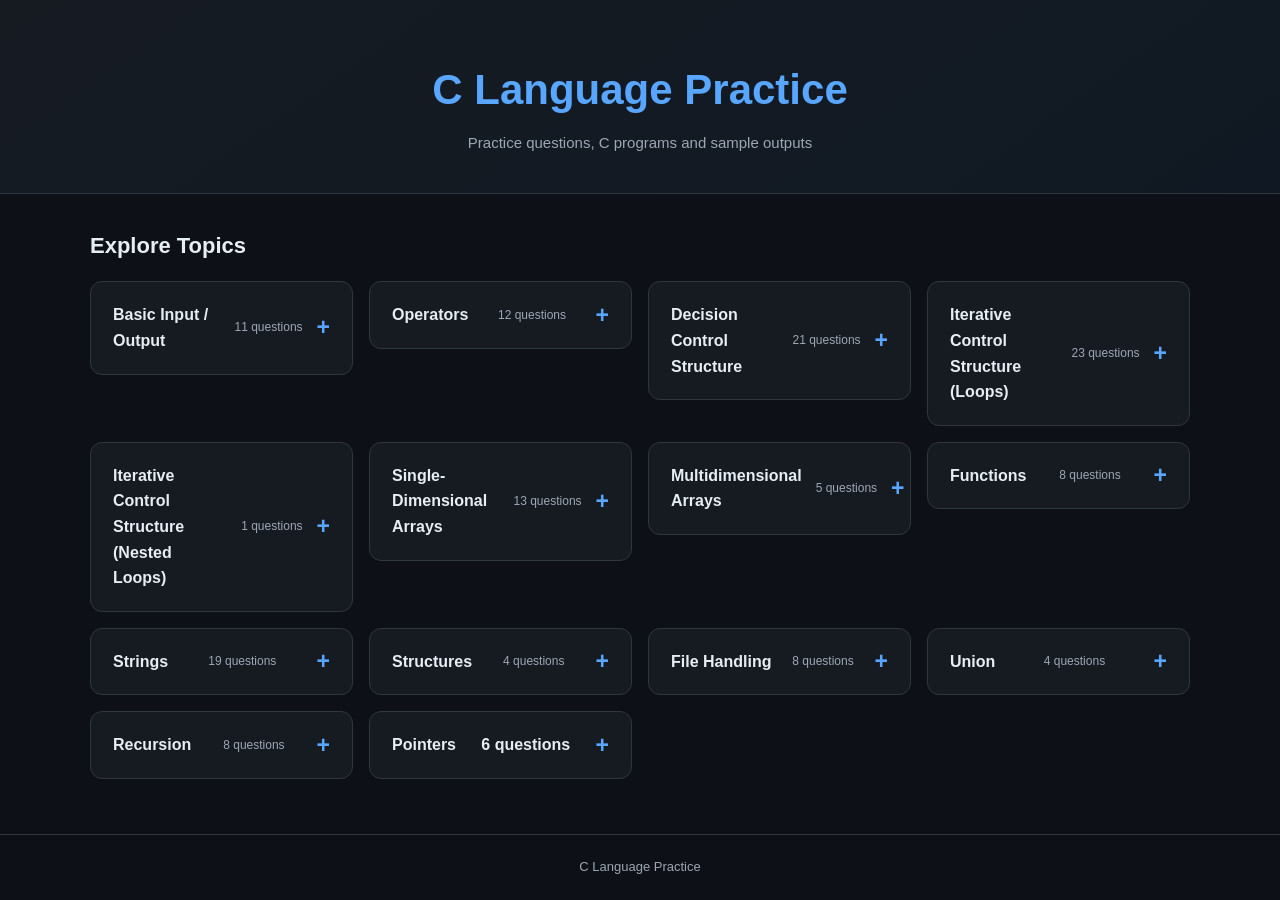
<file: index.html>
<!DOCTYPE html>

<html lang="en">
<head>
<meta charset="utf-8"/>
<meta content="width=device-width, initial-scale=1.0" name="viewport"/>
<title>C Language Practice</title>
<style>
*{box-sizing:border-box;margin:0;padding:0}
:root{color-scheme:dark;--bg:#0d1117;--panel:#161b22;--panel2:#0f1722;--line:#30363d;--text:#e6edf3;--muted:#9da7b3;--accent:#58a6ff;--green:#7ee787}
body{font-family:Arial,Helvetica,sans-serif;background:var(--bg);color:var(--text);line-height:1.6}
header{text-align:center;padding:56px 20px 38px;background:linear-gradient(145deg,#161b22,#101923);border-bottom:1px solid var(--line)}
header h1{font-size:clamp(28px,5vw,42px);color:var(--accent);margin-bottom:8px}
header p{color:var(--muted);font-size:15px}
main{width:min(1100px,calc(100% - 32px));margin:34px auto 55px}
.section-heading{font-size:22px;margin:0 0 18px}
.topics{display:grid;grid-template-columns:repeat(auto-fit,minmax(230px,1fr));gap:16px;align-items:start}
.topic{background:var(--panel);border:1px solid var(--line);border-radius:12px;overflow:hidden;min-width:0}
.topic[open]{grid-column:1/-1;border-color:#477fb5}
.topic summary{list-style:none;cursor:pointer;padding:20px 22px;font-size:16px;font-weight:700;display:flex;justify-content:space-between;align-items:center;gap:14px}
.topic summary::-webkit-details-marker{display:none}
.topic summary:after{content:'+';color:var(--accent);font-size:23px;line-height:1}
.topic[open] summary:after{content:'−'}
.topic summary:hover{background:#1d2632}
.topic-count{font-size:12px;color:var(--muted);font-weight:400;white-space:nowrap}
.topic-body{padding:0 18px 20px}
.program{background:var(--panel2);border:1px solid var(--line);border-radius:10px;margin-top:16px;overflow:hidden}
.program h3{font-size:15px;font-weight:600;padding:15px 17px;border-bottom:1px solid var(--line);color:#c9d1d9}
.code-title,.output-title{font-size:12px;text-transform:uppercase;letter-spacing:.08em;color:var(--muted);padding:12px 16px 0}
pre{white-space:pre;overflow:auto;padding:14px 16px;color:#d2e4f7;font:13px/1.55 'Courier New',monospace;tab-size:4}
pre code{font:inherit}
.sample-grid{display:block;border-top:1px solid var(--line)}
.sample-cell{min-width:0}
.sample-cell+ .sample-cell{border-left:1px solid var(--line)}
.sample-cell pre{color:#c4d1df}
.output-title{color:var(--green)}
footer{text-align:center;padding:22px 16px;border-top:1px solid var(--line);font-size:13px;color:var(--muted)}
@media(max-width:700px){.sample-grid{display:block}.sample-cell+.sample-cell{border-left:0;border-top:1px solid var(--line)}.topic-body{padding:0 12px 14px}.program h3{font-size:14px}}
</style>
</head>
<body>
<header>
<h1>C Language Practice</h1>
<p>Practice questions, C programs and sample outputs</p>
</header>
<main>
<h2 class="section-heading">Explore Topics</h2>
<div class="topics">
<details class="topic">
<summary><span>Basic Input / Output</span><span class="topic-count">11 questions</span></summary>
<div class="topic-body">
<article class="program">
<h3>1. Write a program to print the message: Today I made my first C Program.</h3>
<div class="code-title">C Program</div>
<pre><code>#include &lt;stdio.h&gt;
#include &lt;conio.h&gt;

void main()
{
    clrscr();   
    printf("Today I made my first C Program.");
    getch(); }</code></pre>
<div class="sample-grid">

<div class="sample-cell"><div class="output-title">Sample output</div>
<pre>Today I made my first C Program.</pre></div>
</div></article>
<article class="program">
<h3>2. Write a program to read a character from the keyboard and display it on the screen.</h3>
<div class="code-title">C Program</div>
<pre><code>#include &lt;stdio.h&gt;
#include &lt;conio.h&gt;

void main()
{
    char ch;   
    clrscr();  

    printf("Enter a character: ");
    scanf("%c", &amp;ch);   

    printf("You entered: %c", ch);   

    getch();   
}</code></pre>
<div class="sample-grid">

<div class="sample-cell"><div class="output-title">Sample output</div>
<pre>Enter a character: A
You entered: A</pre></div>
</div></article>
<article class="program">
<h3>3. Write a program to read only 4 characters from the keyboard and display it on the screen in a separate line.</h3>
<div class="code-title">C Program</div>
<pre><code>#include &lt;stdio.h&gt;
#include &lt;conio.h&gt;
void main(){
char a, b, c,d;
clrscr();
printf("Read only 4character\n");
printf("Enter the data");
scanf("%c %c %c %c",&amp;a,&amp;b,&amp;c,&amp;d);

printf("your data is %c\n %c\n %c\n %c",a,b,c,d);
}</code></pre>
<div class="sample-grid">

<div class="sample-cell"><div class="output-title">Sample output</div>
<pre>Read only 4character
Enter the data
your data is A
 B
 C
 D</pre></div>
</div></article>
<article class="program">
<h3>4. Write a program to print your name at center of the first line?</h3>
<div class="code-title">C Program</div>
<pre><code>#include &lt;stdio.h&gt;
#include &lt;conio.h&gt;
void main(){
clrscr();
printf("it print the name in center of first line\n");
printf("\t \t \t \t\t Sarthak");  
}</code></pre>
<div class="sample-grid">

<div class="sample-cell"><div class="output-title">Sample output</div>
<pre>it print the name in center of first line
                    Sarthak</pre></div>
</div></article>
<article class="program">
<h3>5. Write a program to store single quote and print that variable to show single quote on output screen.</h3>
<div class="code-title">C Program</div>
<pre><code>#include &lt;stdio.h&gt;
#include &lt;conio.h&gt;
void main(){
char single='\'';
clrscr();
printf("%c",single);
}</code></pre>
<div class="sample-grid">

<div class="sample-cell"><div class="output-title">Sample output</div>
<pre>'</pre></div>
</div></article>
<article class="program">
<h3>6. Write a program for printing your name on output screen but your name should blink 5 times</h3>
<div class="code-title">C Program</div>
<pre><code>#include &lt;stdio.h&gt;
#include &lt;conio.h&gt;
#include &lt;dos.h&gt;
void main(){
clrscr();
printf("your name will blink 5 times\n");
printf("Sarthak");
delay(100);
clrscr();
delay(100);
printf("Sarthak");
delay(100);
clrscr();
delay(100);
printf("Sarthak");
delay(100);
clrscr();
delay(100);
printf("Sarthak");
delay(100);
clrscr();
delay(100);
printf("Sarthak");
delay(100);
clrscr();
delay(100);



}</code></pre>
<div class="sample-grid">

<div class="sample-cell"><div class="output-title">Sample output</div>
<pre>Sarthak</pre></div>
</div></article>
<article class="program">
<h3>7. Write the program to display this output ? #include #include #include void main () { clrscr(); printf(“hello,welcome to c”); delay(5000); }</h3>
<div class="code-title">C Program</div>
<pre><code>#include&lt;stdio.h&gt;
#include&lt;conio.h&gt;
#include&lt;dos.h&gt;
void main(){
clrscr();
printf("Hello, welcome to c");
delay(5000);
}</code></pre>
<div class="sample-grid">

<div class="sample-cell"><div class="output-title">Sample output</div>
<pre>Hello, welcome to c</pre></div>
</div></article>
<article class="program">
<h3>8. Write a program to print your name at the center of the page ?</h3>
<div class="code-title">C Program</div>
<pre><code>#include &lt;stdio.h&gt;
#include &lt;conio.h&gt;

void main()
{
    int i;

    clrscr();   


    for(i = 0; i &lt; 10; i++)
        printf("\n");


    for(i = 0; i &lt; 35; i++)
        printf(" ");

    printf("Sarthak");   

    getch(); 
}</code></pre>
<div class="sample-grid">

<div class="sample-cell"><div class="output-title">Sample output</div>
<pre>Sarthak</pre></div>
</div></article>
<article class="program">
<h3>9. Enter password display like ****** ?</h3>
<div class="code-title">C Program</div>
<pre><code>#include&lt;stdio.h&gt;
#include&lt;conio.h&gt;
void main(){
char a,b,c,d,e,f;
clrscr();
printf("pasword will be printed like ******:");
scanf("%c",&amp;a);
scanf("%c",&amp;b);
scanf("%c",&amp;c);
scanf("%c",&amp;d);
scanf("%c",&amp;e);
scanf("%c",&amp;f);
printf("output is ******");
}</code></pre>
<div class="sample-grid">

<div class="sample-cell"><div class="output-title">Sample output</div>
<pre>pasword will be printed like ******:
output is ******</pre></div>
</div></article>
<article class="program">
<h3>10. Enter two character from user and print ASCII value ?</h3>
<div class="code-title">C Program</div>
<pre><code>#include&lt;stdio.h&gt;
#include&lt;conio.h&gt;
void main(){
char x,y;
clrscr();
printf("Enter two character to print their ascii value:");
printf("\n Enter the first character");
scanf("%c",&amp;x);
fflush(stdin);
printf("\n Enter the Second character");
scanf("%c",&amp;y);
fflush(stdin);
printf("the ascii values are %d %d",x,y);
}</code></pre>
<div class="sample-grid">

<div class="sample-cell"><div class="output-title">Sample output</div>
<pre>Enter two character to print their ascii value:
 Enter the first character: A
 Enter the Second character: z
the ascii values are 65 122</pre></div>
</div></article>
<article class="program">
<h3>11. Print all ASCII character 0 to 127 ?</h3>
<div class="code-title">C Program</div>
<pre><code>#include &lt;stdio.h&gt;
#include &lt;conio.h&gt;
void main(){
int i;
clrscr();
printf("prints character to ascii value 0 to 127\n");
for(i=0;i&lt;=127;i++)
{
printf("%c ",i);
}}</code></pre>
<div class="sample-grid">

<div class="sample-cell"><div class="output-title">Sample output</div>
<pre>prints character to ascii value 0 to 127
[ASCII characters from code 0 through 127 are displayed]</pre></div>
</div></article>
</div></details>
<details class="topic">
<summary><span>Operators</span><span class="topic-count">12 questions</span></summary>
<div class="topic-body">
<article class="program">
<h3>1. Write a program to show that example of pre-increment ?</h3>
<div class="code-title">C Program</div>
<pre><code>#include&lt;stdio.h&gt;
#include&lt;conio.h&gt;
void main()
{
int a=5;
int b;
clrscr();
b=++a;
printf("value of a: %d\n",a);
printf("value of b: %d\n",b);
}</code></pre>
<div class="sample-grid">

<div class="sample-cell"><div class="output-title">Sample output</div>
<pre>value of a: 6
value of b: 6</pre></div>
</div></article>
<article class="program">
<h3>2. Write a program to show that example of post-increment ?</h3>
<div class="code-title">C Program</div>
<pre><code>#include&lt;stdio.h&gt;
#include&lt;conio.h&gt;
void main()
{
int a=10;
int b;
clrscr();
b=a++;
printf("value of a %d\n",a);
printf("value of b %d\n",b);
}</code></pre>
<div class="sample-grid">

<div class="sample-cell"><div class="output-title">Sample output</div>
<pre>value of a 11
value of b 10</pre></div>
</div></article>
<article class="program">
<h3>3. Write a program to show that example of pre-decrement ?</h3>
<div class="code-title">C Program</div>
<pre><code>#include&lt;stdio.h&gt;
#include&lt;conio.h&gt;
void main()
{
int a=10,b;
clrscr();
b=--a;
printf("value of a:%d\n",a);
printf("value of b:%d\n",b);
}</code></pre>
<div class="sample-grid">

<div class="sample-cell"><div class="output-title">Sample output</div>
<pre>value of a:9
value of b:9</pre></div>
</div></article>
<article class="program">
<h3>4. Write a program to show that example of post-decrement ?</h3>
<div class="code-title">C Program</div>
<pre><code>#include&lt;stdio.h&gt;
#include&lt;conio.h&gt;
void main()
{
int a=11;
int b;
clrscr();
b=a--;
printf("value of a:%d\n",a);

printf("value of b:%d\n",b);
}</code></pre>
<div class="sample-grid">

<div class="sample-cell"><div class="output-title">Sample output</div>
<pre>value of a:10
value of b:11</pre></div>
</div></article>
<article class="program">
<h3>5. Write a program to enter 2 numbers from user add the number and show the answer , again take 2 number from user subtract the number display the answer ,again take 2 number from user multiply the number display the answer and ,again take 2 number from the user divide the number display the answer ,again take 2 number find the remainder and display the answer ?</h3>
<div class="code-title">C Program</div>
<pre><code>#include&lt;stdio.h&gt;
#include&lt;conio.h&gt;
void main()
{
int x,y;
clrscr();
printf("enter the first number");
scanf("%d",&amp;x);
printf("enter the second number");
scanf("%d",&amp;y);
printf("%d\n",x+y);

	printf("enter the first number");
	scanf("%d",&amp;x);
	printf("enter the second number");
	scanf("%d",&amp;y);
	printf("%d\n",x-y);

		printf("enter the  number");
		scanf("%d",&amp;x);
		printf("enter the number");
		scanf("%d",&amp;y);
		printf("%d\n",x*y);

			printf("enter the number");
			scanf("%d",&amp;x);
			printf("enter the number");
			scanf("%d",&amp;y);
			printf("%d\n",x/y);

				printf("enter the number");
				scanf("%d",&amp;x);
				printf("enter the number");
				scanf("%d",&amp;y);
				printf("%d\n",x%y);
				}</code></pre>
<div class="sample-grid">

<div class="sample-cell"><div class="output-title">Sample output</div>
<pre>15
5
50
2
0</pre></div>
</div></article>
<article class="program">
<h3>6. Write a program to enter a number from the user ,the length of the number is depend on the user ,programmer should print the last digit of number ?</h3>
<div class="code-title">C Program</div>
<pre><code>#include&lt;stdio.h&gt;
#include&lt;conio.h&gt;
void main()
{
long num;
int x;
clrscr();
printf("enter any number");
scanf("%ld",&amp;num);
x=num % 10;
printf("the last digit of the number is : %d\n",x);
}</code></pre>
<div class="sample-grid">

<div class="sample-cell"><div class="output-title">Sample output</div>
<pre>enter any number12345
the last digit of the number is : 5</pre></div>
</div></article>
<article class="program">
<h3>7. Enter a decimal number from the user (float) and print the right hand side of the decimal point ?</h3>
<div class="code-title">C Program</div>
<pre><code>#include&lt;stdio.h&gt;
#include&lt;conio.h&gt;
void main()
{
int x;
float y;
clrscr();
printf("enter the number: ");
scanf("%f",&amp;y);
x=y;
y=y-x;
printf("the number is %f",y);
getch();
}</code></pre>
<div class="sample-grid">

<div class="sample-cell"><div class="output-title">Sample output</div>
<pre>enter the number: 45.67
the number is 0.670000</pre></div>
</div></article>
<article class="program">
<h3>8. Enter a number from user and find out cube of numbers ?</h3>
<div class="code-title">C Program</div>
<pre><code>#include&lt;stdio.h&gt;
#include&lt;conio.h&gt;
void main()
{
int x,cube;
clrscr();
printf("enter the number");
scanf("%d",&amp;x);
cube=x*x*x;
printf("the cube of the number is:%d",cube);
}</code></pre>
<div class="sample-grid">

<div class="sample-cell"><div class="output-title">Sample output</div>
<pre>enter the number3
the cube of the number is:27</pre></div>
</div></article>
<article class="program">
<h3>9. Enter float number from user and round of the number ?</h3>
<div class="code-title">C Program</div>
<pre><code>#include&lt;stdio.h&gt;
#include&lt;conio.h&gt;
void main()
{
float x,p;
int i,r;
clrscr();
printf("enter the number: ");
scanf("%f",&amp;x);
i=x;
p=x-i;
if(p&gt;0.5)r=i+1;
else r=i;
printf("Round off for your number is: %d",r);
getch();
}</code></pre>
<div class="sample-grid">

<div class="sample-cell"><div class="output-title">Sample output</div>
<pre>enter the number: 7.6
Round off for your number is: 8</pre></div>
</div></article>
<article class="program">
<h3>10. Enter a lower case character from user and print it into upper case ?</h3>
<div class="code-title">C Program</div>
<pre><code>#include&lt;stdio.h&gt;
#include&lt;conio.h&gt;
void main()
{
char x;
clrscr();
printf("enter a lower case character");
scanf("%c",&amp;x);
if(x&gt;=97&amp;&amp;x&lt;=122)
printf("changed character is %c",x-32);
else
printf("nothing");
}</code></pre>
<div class="sample-grid">

<div class="sample-cell"><div class="output-title">Sample output</div>
<pre>enter a lower case characterg
changed character is G</pre></div>
</div></article>
<article class="program">
<h3>11. Enter marks of students and calculate average of student’s marks ?</h3>
<div class="code-title">C Program</div>
<pre><code>#include&lt;stdio.h&gt;
#include&lt;conio.h&gt;
void main()
{
int a,b,c,d,e,avg,fnl;
clrscr();
printf("enter the marks:");
scanf("%d",&amp;a);
printf("\nenter the marks:");
scanf("%d",&amp;b);
printf("\nenter the marks:");
scanf("%d",&amp;c);
printf("\nenter the marks:");
scanf("%d",&amp;d);
printf("\nenter the marks:");
scanf("%d",&amp;e);
avg=a+b+c+d+e;
printf("the average of marks %d",avg/5);
}</code></pre>
<div class="sample-grid">

<div class="sample-cell"><div class="output-title">Sample output</div>
<pre>enter the marks: 80
enter the marks: 70
enter the marks: 90
enter the marks: 60
enter the marks: 100
the average of marks 80</pre></div>
</div></article>
<article class="program">
<h3>12. Calculate simple interest = (P x R x T)/ 100</h3>
<div class="code-title">C Program</div>
<pre><code>#include&lt;stdio.h&gt;
#include&lt;conio.h&gt;
void main()
{
float p,r,t,interest;
clrscr();
printf("enter principle");
scanf("%f",&amp;p);
printf("enter rate");
scanf("%f",&amp;r);
printf("enter time");
scanf("%f",&amp;t);
interest=(p*r*t)/100;
printf("%f",interest);
getch();
}</code></pre>
<div class="sample-grid">

<div class="sample-cell"><div class="output-title">Sample output</div>
<pre>enter principle1000
enter rate5
enter time2
100.000000</pre></div>
</div></article>
</div></details>
<details class="topic">
<summary><span>Decision Control Structure</span><span class="topic-count">21 questions</span></summary>
<div class="topic-body">
<article class="program">
<h3>1. Write a program to enter the number from the user and check it is positive or negative or 0 (zero) ?</h3>
<div class="code-title">C Program</div>
<pre><code>#include &lt;stdio.h&gt;
#include &lt;conio.h&gt;
void main(){
int x;
clrscr();
printf("enter the number to check");
scanf("%d",&amp;x);
if(x&gt;0)
printf("\n Number is positive");
else if(x&lt;0)
printf("\n Number is negative");
else
printf("\n Number is zero");
}</code></pre>
<div class="sample-grid">

<div class="sample-cell"><div class="output-title">Sample output</div>
<pre>enter the number to check5
 Number is positive</pre></div>
</div></article>
<article class="program">
<h3>2. Enter a number from user and check it is odd or even ?</h3>
<div class="code-title">C Program</div>
<pre><code>#include &lt;stdio.h&gt;
#include &lt;conio.h&gt;
void main(){
int x;
clrscr();
printf("checks the number is odd or even");
scanf("%d",&amp;x);
if (x%2==0&amp;&amp;x&gt;=0)
printf("number is even");
else if(x%2!=0&amp;&amp;x&gt;=0)
printf("number is odd");
else
printf("number is negative");
}</code></pre>
<div class="sample-grid">

<div class="sample-cell"><div class="output-title">Sample output</div>
<pre>checks the number is odd or even
number is odd</pre></div>
</div></article>
<article class="program">
<h3>3. Enter a number from the user and check that it is of 1 digit or 2 digit or 3 digit or 4 digit or 5 digit ?</h3>
<div class="code-title">C Program</div>
<pre><code>#include &lt;stdio.h&gt;
#include &lt;conio.h&gt;
void main(){
long int x;
clrscr();
printf("check the number of digits");
scanf("%d",&amp;x);
if(x&gt;-32768&amp;&amp;x&lt;32767){
if(x&lt;10)
printf("\n number is 1digit");
else if(x&lt;100)
printf("\n number is 2digit");
else if(x&lt;1000)
printf("\n number is 3digit");
else if(x&lt;10000)
printf("\n number is 4digit");
else if(x&lt;32768)
printf("\n number is 5digit");
}
printf("out of range");
}</code></pre>
<div class="sample-grid">

<div class="sample-cell"><div class="output-title">Sample output</div>
<pre>check the number of digits
 number is 3digit</pre></div>
</div></article>
<article class="program">
<h3>4. Enter a number from the user if the number is between 0 to 40 then we will print fail if the number is between 40 to 60 then we will print C grade ,if the number is between 60 to 80 than we will print B grade ,if the number is between 80 to 100 then we will print A grade and rest all number are invalid ?</h3>
<div class="code-title">C Program</div>
<pre><code>#include&lt;stdio.h&gt;
#include&lt;conio.h&gt;
void main()
{
int x;
clrscr();
printf("grades the student on the basic of number");
scanf("%d",&amp;x);
if(x&gt;=0&amp;&amp;x&lt;40)
printf("\nfail");
else if(x&gt;=40&amp;&amp;x&lt;60)
printf("\n grade is C");
else if(x&gt;=60&amp;&amp;x&lt;80)
printf("\n grade is B");
else if(x&gt;=80&amp;&amp;x&lt;100)
printf("\n grade is A");
else

printf("invalid marking");
}</code></pre>
<div class="sample-grid">

<div class="sample-cell"><div class="output-title">Sample output</div>
<pre>grades the student on the basic of number
 grade is B</pre></div>
</div></article>
<article class="program">
<h3>5. Enter a number from the user and check it is a decimal number or not ?</h3>
<div class="code-title">C Program</div>
<pre><code>#include &lt;stdio.h&gt;
#include &lt;conio.h&gt;
void main(){
float x,d;
int y;
clrscr();
printf("checks the decimals place");
scanf("%f",&amp;x);
d=x-(int)x;
printf("%f",d);
if(x==(int)x)
printf("not decimal");
else
printf("decimal");
}</code></pre>
<div class="sample-grid">

<div class="sample-cell"><div class="output-title">Sample output</div>
<pre>checks the decimals place
8.250000
decimal</pre></div>
</div></article>
<article class="program">
<h3>6. Enter a number from the user if it is a negative then convert into positive and if it is positive then convert into negative often that print the number ?</h3>
<div class="code-title">C Program</div>
<pre><code>#include &lt;stdio.h&gt;
#include &lt;conio.h&gt;

void main()
{
    int num;
    clrscr();  

    printf("Enter a number: ");
    scanf("%d", &amp;num);

    if(num &lt; 0)
    {
        num = -num;   
    }
    else if(num &gt; 0)
    {
        num = -num;       }
   else
	printf("numbez is zero");

    printf("Converted number is: %d", num);

    getch(); 
}</code></pre>
<div class="sample-grid">

<div class="sample-cell"><div class="output-title">Sample output</div>
<pre>Enter a number: 7
Converted number is: -7</pre></div>
</div></article>
<article class="program">
<h3>7. Enter a character from the user and check that it is an alphabet ?</h3>
<div class="code-title">C Program</div>
<pre><code>#include &lt;stdio.h&gt;
#include &lt;conio.h&gt;

void main()
{
    char ch;
    clrscr();  

    printf("Enter a character: ");
    scanf("%c", &amp;ch);

    if((ch &gt;= 'A' &amp;&amp; ch &lt;= 'Z') || (ch &gt;= 'a' &amp;&amp; ch &lt;= 'z'))
    {
        printf("The character '%c' is an alphabet.", ch);
    }
    else
    {
        printf("The character '%c' is NOT an alphabet.", ch);
    }

    getch();  
}</code></pre>
<div class="sample-grid">

<div class="sample-cell"><div class="output-title">Sample output</div>
<pre>Enter a character: G
The character 'G' is an alphabet.</pre></div>
</div></article>
<article class="program">
<h3>8. Enter a number from the user if the number is negative then square the number and if it is positive then increment the number 20 times ?</h3>
<div class="code-title">C Program</div>
<pre><code>#include &lt;stdio.h&gt;
#include &lt;conio.h&gt;

void main()
{
    int num;
    clrscr(); 
    printf("Enter a number: ");
    scanf("%d", &amp;num);

    if(num &lt; 0)
    {
        printf("Result is: %d", num * num);   
    }
    else if(num &gt; 0)
    {
        printf("the number is increased by 20 %d", num+20);
    }

    

    getch();
}
}</code></pre>
<div class="sample-grid">

<div class="sample-cell"><div class="output-title">Sample output</div>
<pre>Enter a number: 3
the number is increased by 20 23</pre></div>
</div></article>
<article class="program">
<h3>9. Enter two number from user and check which is the greater number and print the greater number ?</h3>
<div class="code-title">C Program</div>
<pre><code>#include &lt;stdio.h&gt;
#include &lt;conio.h&gt;

void main()
{
    int num1, num2;
    clrscr();

    printf("Enter first number: ");
    scanf("%d", &amp;num1);

    printf("Enter second number: ");
    scanf("%d", &amp;num2);

    if(num1 &gt; num2)
    {
        printf("%d is greater", num1);
    }
    else if(num2 &gt; num1)
    {
        printf("%d is greater", num2);
    }
    else
    {
        printf("Both numbers are equal");
    }

    getch();  
}</code></pre>
<div class="sample-grid">

<div class="sample-cell"><div class="output-title">Sample output</div>
<pre>Enter first number: 12
Enter second number: 8
12 is greater</pre></div>
</div></article>
<article class="program">
<h3>10. Enter a number from user and check it is divisible by 4 or not ?</h3>
<div class="code-title">C Program</div>
<pre><code>#include &lt;stdio.h&gt;
#include &lt;conio.h&gt;

void main()
{
    int num;
    clrscr();  
    printf("Enter a number: ");
    scanf("%d", &amp;num);

    if(num % 4 == 0)
    {
        printf("is divisible by 4");
    }
    else
    {
        printf(" NOT divisible by 4");
    }

    getch(); 
}</code></pre>
<div class="sample-grid">

<div class="sample-cell"><div class="output-title">Sample output</div>
<pre>Enter a number: 28
is divisible by 4</pre></div>
</div></article>
<article class="program">
<h3>11. Enter a four characters from users and check they are equal or not ?</h3>
<div class="code-title">C Program</div>
<pre><code>#include &lt;stdio.h&gt;
#include &lt;conio.h&gt;

void main()
{
    char a, b, c, d;
    clrscr();  

    printf("Enter four characters:\n");
    scanf("%c %c %c %c", &amp;a, &amp;b, &amp;c, &amp;d);

    if(a == b &amp;&amp; b == c &amp;&amp; c == d)
    {
        printf("All four characters are equal.");
    }
    else
    {
        printf("All four characters are NOT equal.");
    }

    getch();  
}</code></pre>
<div class="sample-grid">

<div class="sample-cell"><div class="output-title">Sample output</div>
<pre>Enter four characters:
All four characters are equal.</pre></div>
</div></article>
<article class="program">
<h3>12. Enter three numbers from users and tell which is greater ?</h3>
<div class="code-title">C Program</div>
<pre><code>#include &lt;stdio.h&gt;
#include &lt;conio.h&gt;

void main()
{
    int x,y,z,k;
    clrscr();
    printf("compares three numbers");
    printf("\n Enter the number 1");
    scanf("%d",&amp;x);
    printf("\n Enter the number 2");
    scanf("%d",&amp;y);
    printf("\n Enter the nmuber 3");
    scanf("%d",&amp;z);
    k=x&gt;y?x:y;
    k=k&gt;z?k:z;
    printf("the greater is %d",k);
    getch();
}</code></pre>
<div class="sample-grid">

<div class="sample-cell"><div class="output-title">Sample output</div>
<pre>compares three numbers
 Enter the number 1
 Enter the number 2
 Enter the nmuber 3
the greater is 15</pre></div>
</div></article>
<article class="program">
<h3>13. Enter a number from the user if the user enters 30 then print the month in which we have 30 days. If the enter 31 then print the month 31 days for 28, 29 print the month else everything is invalid ?</h3>
<div class="code-title">C Program</div>
<pre><code>#include &lt;stdio.h&gt;
#include &lt;conio.h&gt;

void main()
{
    int days;
    clrscr();  
    printf("Enter number of days (28, 29, 30, 31): ");
    scanf("%d", &amp;days);

    if(days == 31)
    {
        printf("Months with 31 days are:\n");
        printf("January, March, May, July, August, October, December");
    }
    else if(days == 30)
    {
        printf("Months with 30 days are:\n");
        printf("April, June, September, November");
    }
    else if(days == 28 || days == 29)
    {
        printf("Month with 28 or 29 days is:\n");
        printf("February");
    }
    else
    {
        printf("go back to school");
    }

    getch(); 
}</code></pre>
<div class="sample-grid">

<div class="sample-cell"><div class="output-title">Sample output</div>
<pre>Enter number of days (28, 29, 30, 31): 31
Months with 31 days are:
January, March, May, July, August, October, December</pre></div>
</div></article>
<article class="program">
<h3>14. Enter one digit number from user and print in words ?</h3>
<div class="code-title">C Program</div>
<pre><code>#include &lt;stdio.h&gt;
#include &lt;conio.h&gt;

void main()
{
    int num;
    clrscr();   

    printf("Enter a one-digit number (0-9): ");
    scanf("%d", &amp;num);

    switch(num)
    {
        case 0:
            printf("Zero");
            break;
        case 1:
            printf("One");
            break;
        case 2:
            printf("Two");
            break;
        case 3:
            printf("Three");
            break;
        case 4:
            printf("Four");
            break;
        case 5:
            printf("Five");
            break;
        case 6:
            printf("Six");
            break;
        case 7:
            printf("Seven");
            break;
        case 8:
            printf("Eight");
            break;
        case 9:
            printf("Nine");
            break;
        default:
            printf("Invalid input! Please enter a number between 0 and 9.");
    }

    getch();   
}</code></pre>
<div class="sample-grid">

<div class="sample-cell"><div class="output-title">Sample output</div>
<pre>Enter a one-digit number (0-9): 5
Five</pre></div>
</div></article>
<article class="program">
<h3>15. Enter two characters from user and check both are same or not, if not same then find out difference between them ?</h3>
<div class="code-title">C Program</div>
<pre><code>#include &lt;stdio.h&gt;
#include &lt;conio.h&gt;
void main(){
char x,y;
clrscr();
printf("compares two character\n");
printf("\nEnter the first character");
scanf("%c",&amp;x);
fflush(stdin);
printf("\nEnter the second character");
scanf("%c",&amp;y);
if(x==y)
printf("both are same");
else
printf("difference is %d", x-y );
}</code></pre>
<div class="sample-grid">

<div class="sample-cell"><div class="output-title">Sample output</div>
<pre>compares two character
Enter the first character: a
Enter the second character: z
difference is -25</pre></div>
</div></article>
<article class="program">
<h3>16. Enter two digit number from user and print it in word (like 50 will be five zero) ?</h3>
<div class="code-title">C Program</div>
<pre><code>#include &lt;stdio.h&gt;
#include &lt;conio.h&gt;

void main()
{
    int num, tens, ones;
    clrscr();   

    printf("Enter a two-digit number (10-99): ");
    scanf("%d", &amp;num);

    if(num &gt;=10 &amp;&amp; num &lt;100)
    {
        tens = num / 10;   
        ones = num % 10;   


        switch(tens)
        {
            case 0: printf("Zero "); break;
            case 1: printf("One "); break;
            case 2: printf("Two "); break;
            case 3: printf("Three "); break;
            case 4: printf("Four "); break;
            case 5: printf("Five "); break;
            case 6: printf("Six "); break;
            case 7: printf("Seven "); break;
            case 8: printf("Eight "); break;
            case 9: printf("Nine "); break;
        }


        switch(ones)
        {
            case 0: printf(" Zero"); break;
            case 1: printf(" One"); break;
            case 2: printf(" Two"); break;
            case 3: printf(" Three"); break;
            case 4: printf(" Four"); break;
            case 5: printf(" Five"); break;
            case 6: printf(" Six"); break;
            case 7: printf(" Seven"); break;
            case 8: printf(" Eight"); break;
            case 9: printf(" Nine"); break;
        }
    }
else
printf("invlaid input");


    getch();   
}</code></pre>
<div class="sample-grid">

<div class="sample-cell"><div class="output-title">Sample output</div>
<pre>Enter a two-digit number (10-99): 50
Five Zero</pre></div>
</div></article>
<article class="program">
<h3>17. Enter a character from user and it is in upper case, lower case, special characters or numbers ?</h3>
<div class="code-title">C Program</div>
<pre><code>#include &lt;stdio.h&gt;
#include &lt;conio.h&gt;
void main()
{
char x;
clrscr();
printf("Checks the type of character\n");
printf("\nEnter the character");
scanf("%c",&amp;x);
if(x&gt;='A'&amp;&amp;x&lt;='Z')
printf("UPPER CASE");
else if(x&gt;='a'&amp;&amp;x&lt;='z')
printf("LOWER CASE");
else if(x&gt;='0' &amp;&amp;x&lt;='9')
printf("NUMBERS");
else
printf("SPECIAL CHARACTERS");
getch();
}</code></pre>
<div class="sample-grid">

<div class="sample-cell"><div class="output-title">Sample output</div>
<pre>Checks the type of character
Enter the character
LOWER CASE</pre></div>
</div></article>
<article class="program">
<h3>18. Enter the year from user and check its leap year or not ?</h3>
<div class="code-title">C Program</div>
<pre><code>#include &lt;stdio.h&gt;
#include &lt;conio.h&gt;
void main()
{
int num;
clrscr();
printf("Enter the number to check whether it is leap or not\n");
scanf("%d",&amp;num);
if(num%4==0&amp;&amp;num%100!=0||num%400==0)
printf("yeap Year");
else
printf("not an leap year");
getch();
}</code></pre>
<div class="sample-grid">

<div class="sample-cell"><div class="output-title">Sample output</div>
<pre>Enter the number to check whether it is leap or not
yeap Year</pre></div>
</div></article>
<article class="program">
<h3>19. Enter date, month, year and check it is valid date or not ?</h3>
<div class="code-title">C Program</div>
<pre><code>void main()
{
int d,m,y;
clrscr();
printf("Check the valid year");
printf("\nenter the date");
scanf("%d",&amp;d);
printf("\nenter the month");
scanf("%d",&amp;m);
printf("\nenter the year");
scanf("%d",&amp;y);
if(d&gt;0&amp;&amp;d&lt;32&amp;&amp;m&gt;0&amp;&amp;m&lt;13&amp;&amp;y&lt;2026)
printf("data is valid %0.2d/%0.2d/%0.4d",d,m,y);
else
printf("invalid date");
}</code></pre>
<div class="sample-grid">

<div class="sample-cell"><div class="output-title">Sample output</div>
<pre>Check the valid year
enter the date
enter the month
enter the year
data is valid 29/02/2024</pre></div>
</div></article>
<article class="program">
<h3>20. Enter current date of DOB of user and find out difference ?</h3>
<div class="code-title">C Program</div>
<pre><code>#include &lt;stdio.h&gt;
#include &lt;conio.h&gt;

void main()
{
    int d1, m1, y1;   
    int d2, m2, y2;   
    int d, m, y;     
    int days;        

    clrscr();

    printf("Enter your Date of Birth (dd mm yyyy): ");
    scanf("%d %d %d", &amp;d1, &amp;m1, &amp;y1);

    printf("Enter Current Date (dd mm yyyy): ");
    scanf("%d %d %d", &amp;d2, &amp;m2, &amp;y2);

   
    if(m2 == 1 || m2 == 2 || m2 == 4 || m2 == 6 || m2 == 8 || m2 == 9 || m2 == 11)
        days = 31;
    else if(m2 == 5 || m2 == 7 || m2 == 10 || m2 == 12)
        days = 30;
    else
	days = 28;


    if(d2 &lt; d1)
    {
	d2 = d2 + days;
	m2 = m2 - 1;
    }


    if(m2 &lt; m1)
    {
	m2 = m2 + 12;
	y2 = y2 - 1;
    }

    d = d2 - d1;
    m = m2 - m1;
    y = y2 - y1;

    printf("\nYour Age Difference is: %d Years %d Months %d Days", y, m, d);

    getch();
}</code></pre>
<div class="sample-grid">

<div class="sample-cell"><div class="output-title">Sample output</div>
<pre>Enter your Date of Birth (dd mm yyyy): 1 1 2000
Enter Current Date (dd mm yyyy): 1 1 2024
Your Age Difference is: 24 Years 0 Months 0 Days</pre></div>
</div></article>
<article class="program">
<h3>21. Write a program to calculate area and perimeter of rectangle ?</h3>
<div class="code-title">C Program</div>
<pre><code>#include &lt;stdio.h&gt;
#include &lt;conio.h&gt;
void main(){
float l,b,area,per;
clrscr();
printf("Enter the lenght of rectangle");
scanf("%f",&amp;l);
printf("\nEnter the breadht of rectangle");
scanf("%f",&amp;b);
area= l*b;
per=2*(l+b);
printf("the perimeter is %f\n the area is%f",per,area);
getch();
}</code></pre>
<div class="sample-grid">

<div class="sample-cell"><div class="output-title">Sample output</div>
<pre>Enter the lenght of rectangle 5
Enter the breadht of rectangle 3
the perimeter is 16.000000
the area is15.000000</pre></div>
</div></article>
</div></details>
<details class="topic">
<summary><span>Iterative Control Structure (Loops)</span><span class="topic-count">23 questions</span></summary>
<div class="topic-body">
<article class="program">
<h3>1. Enter a number from the user and find out the binary of that number ?</h3>
<div class="code-title">C Program</div>
<pre><code>#include&lt;stdio.h&gt;
#include&lt;conio.h&gt;
void main()
{ int num;
int j;
int binary[32];
int i=0;
clrscr();
printf("enter a number");
scanf("%d",&amp;num);
if(num==0)
{ printf("binary :0");
}
while (num&gt;0)
{ binary[i]=num%2;
num=num/2;
i++;
}
printf("binary");
for(j=i-1;j&gt;=0;j--)
{ printf("%d",binary[j]);
}
}</code></pre>
<div class="sample-grid">

<div class="sample-cell"><div class="output-title">Sample output</div>
<pre>enter a number10
binary1010</pre></div>
</div></article>
<article class="program">
<h3>2. Enter a number from the user and check that the number is divisible by any prime number or not ?</h3>
<div class="code-title">C Program</div>
<pre><code>#include &lt;stdio.h&gt;
#include &lt;conio.h&gt;

void main() {
    int num, i, j, isPrime, flag = 0;

    clrscr(); 

    printf("Enter a number: ");
    scanf("%d", &amp;num);

    if (num &lt;= 1) {
        printf("Number must be greater than 1.");
        getch(); 
        return;
    }

  
    for (i = 2; i &lt;= num / 2; i++) {
        isPrime = 1; 

     
        for (j = 2; j &lt;= i / 2; j++) {
            if (i % j == 0) {
                isPrime = 0; 
                break;
            }
        }

   
        if (isPrime == 1 &amp;&amp; num % i == 0) {
            printf("%d is divisible by prime number %d\n", num, i);
            flag = 1;
        }
    }

    if (flag == 0)
        printf("%d is not divisible by any prime number.", num);

    getch();
}</code></pre>
<div class="sample-grid">

<div class="sample-cell"><div class="output-title">Sample output</div>
<pre>Enter a number: 10
10 is divisible by prime number 2
10 is divisible by prime number 5</pre></div>
</div></article>
<article class="program">
<h3>3. Enter a number from the user and check it is a prime number or not ?</h3>
<div class="code-title">C Program</div>
<pre><code>#include &lt;stdio.h&gt;
#include &lt;conio.h&gt;
void main(){
    int n,i,prime=1;
    clrscr();
    printf("Enter the number\n");
    scanf("%d",&amp;n);

    if(n&lt;=1) prime=0;
    for(i=2;i*i&lt;=n &amp;&amp; prime;i++)

    if(n%i==0) prime=0;
    if(prime) printf("prime\n"); 

    else printf("not prime\n");
    
}</code></pre>
<div class="sample-grid">

<div class="sample-cell"><div class="output-title">Sample output</div>
<pre>Enter the number
7 is prime</pre></div>
</div></article>
<article class="program">
<h3>4. Enter a number from the user and print all digit of the number in separate line ?</h3>
<div class="code-title">C Program</div>
<pre><code>#include &lt;stdio.h&gt;\n#include &lt;conio.h&gt;\nvoid main(){\n    int num, digit, reverse = 0;\n    clrscr();\n    printf("enter number");\n    scanf("%d", &amp;num);\n    while(num &gt; 0){\n        reverse = reverse * 10 + num % 10;\n        num /= 10;\n    }\n    while(reverse &gt; 0){\n        digit = reverse % 10;\n        printf("\\n%d", digit);\n        reverse /= 10;\n    }\n}</code></pre>
<div class="sample-grid">

<div class="sample-cell"><div class="output-title">Sample output</div>
<pre>enter number1234
1
2
3
4</pre></div>
</div></article>
<article class="program">
<h3>5. Write a program to print your name 1 lakh times ?</h3>
<div class="code-title">C Program</div>
<pre><code>#include &lt;stdio.h&gt;
#include &lt;conio.h&gt;
void main(){
    int i;
    clrscr();
    for(i=0;i&lt;100000;i++) printf("Sarthak\n");
    
}</code></pre>
<div class="sample-grid">

<div class="sample-cell"><div class="output-title">Sample output</div>
<pre>Sarthak
Sarthak
Sarthak
Sarthak
Sarthak
...
[printed 100,000 times]</pre></div>
</div></article>
<article class="program">
<h3>6. Write a program to print a series 1 to 1 lakh ?</h3>
<div class="code-title">C Program</div>
<pre><code>#include &lt;stdio.h&gt;
void main(){
    int i;
    clrscr();
    for(i=1;i&lt;=100000;i++) printf("%d\n", i);

}</code></pre>
<div class="sample-grid">

<div class="sample-cell"><div class="output-title">Sample output</div>
<pre>1
2
3
4
5
6
7
8
9
10
...
100000</pre></div>
</div></article>
<article class="program">
<h3>7. Enter a number from the user and print the series from 1 to that number ?</h3>
<div class="code-title">C Program</div>
<pre><code>#include &lt;stdio.h&gt;
#include &lt;conio.h&gt;
void main(){
    int n,i;
    clrscr();
     printf("Enter the number\n");
    scanf("%d",&amp;n);
    for(i=1;i&lt;=n;i++) 
    printf("%d\n", i);
    
}</code></pre>
<div class="sample-grid">

<div class="sample-cell"><div class="output-title">Sample output</div>
<pre>Enter the number
1
2
3
4
5</pre></div>
</div></article>
<article class="program">
<h3>8. Enter a number from the user and print that number 100 time ?</h3>
<div class="code-title">C Program</div>
<pre><code>#include &lt;stdio.h&gt;
#include &lt;conio.h&gt;
void main(){
    int n,i;
    clrscr();
    printf("Enter the number\n");
    scanf("%d",&amp;n);
    for(i=0;i&lt;100;i++)
     printf("%d ", n);
    
}</code></pre>
<div class="sample-grid">

<div class="sample-cell"><div class="output-title">Sample output</div>
<pre>Enter the number
7 7 7 7 7 ... [100 times]</pre></div>
</div></article>
<article class="program">
<h3>9. Write a program print all the odd number between 1 to 100 ?</h3>
<div class="code-title">C Program</div>
<pre><code>#include &lt;stdio.h&gt;
#include &lt;conio.h&gt;
void main(){
    int i;
    clrscr();
    for(i=1;i&lt;=100;i+=2){
     printf("%d ", i);}
}</code></pre>
<div class="sample-grid">

<div class="sample-cell"><div class="output-title">Sample output</div>
<pre>1 3 5 7 9 11 13 15 17 19 ... 97 99</pre></div>
</div></article>
<article class="program">
<h3>10. Write a program print the table of 4 in the format given as below (till 20)? 4*1=4 and so on</h3>
<div class="code-title">C Program</div>
<pre><code>#include &lt;stdio.h&gt;
#include &lt;conio.h&gt;
void main(){
    int i;
    clrscr();
    for(i=1;i&lt;=20;i++)
     printf("4*%d=%d\n", i, 4*i);
    
}</code></pre>
<div class="sample-grid">

<div class="sample-cell"><div class="output-title">Sample output</div>
<pre>4*1=4
4*2=8
4*3=12
...
4*20=80</pre></div>
</div></article>
<article class="program">
<h3>11. Enter the number from user and reverse the number?</h3>
<div class="code-title">C Program</div>
<pre><code>#include &lt;stdio.h&gt;
#include &lt;conio.h&gt;
void main(){
    int n,rev=0,sign=1;
    clrscr();
    printf("Enter the number\n");
    scanf("%d",&amp;n);
    if(n&lt;0){ sign=-1; n = -n; }
    while(n&gt;0){ rev = rev*10 + n%10; n /= 10; }
    printf("%d", rev*sign);
    
}</code></pre>
<div class="sample-grid">

<div class="sample-cell"><div class="output-title">Sample output</div>
<pre>Enter the number
4321</pre></div>
</div></article>
<article class="program">
<h3>12. Enter a number from the user if the user enter 1 then you will perform addition operation by entering 2 number from user add it and display answer. if user enter 2 then subtract or if user enter 3 then multiply or if user enter 4 then divide or if user enter 5 then modulo or if any other number then print invalid .if user want to quit the program then user will enter Q. ?</h3>
<div class="code-title">C Program</div>
<pre><code>#include &lt;stdio.h&gt;
#include &lt;conio.h&gt;

void main() {
    char choice;
    float num1, num2, result;

    clrscr();  

    while (1) {
        printf("\n==============================\n");
        printf("  Simple Calculator Program\n");
        printf("==============================\n");
        printf("1. Addition\n");
        printf("2. Subtraction\n");
        printf("3. Multiplication\n");
        printf("4. Division\n");
        printf("5. Modulo\n");
        printf("Q. Quit\n");
  

        printf("Enter your choice: ");
        scanf(" %c", &amp;choice);
        if (choice == 'Q' || choice == 'q') {
            printf("\nExiting program\n");
            break; 
        }

        if (choice &gt;= '1' &amp;&amp; choice &lt;= '5') {
            printf("\nEnter first number: ");
            scanf("%f", &amp;num1);
            printf("Enter second number: ");
            scanf("%f", &amp;num2);
        }

        switch (choice) {
            case '1':
                result = num1 + num2;
                printf("Result = %.2f\n", result);
                break;

            case '2':
                result = num1 - num2;
                printf("Result = %.2f\n", result);
                break;

            case '3':
                result = num1 * num2;
                printf("Result = %.2f\n", result);
                break;

            case '4':
                if (num2 == 0)
                    printf("Division by zero not allowed!\n");
                else {
                    result = num1 / num2;
                    printf("Result = %.2f\n", result);
                }
                break;

            case '5':
                
                printf("Result = %d\n", (int)num1 % (int)num2);
                break;

            default:
                printf("Invalid choice! Please try again.\n");
        }

        printf("\nPress any key to continue...");
        getch(); 
        clrscr();
    }

    getch(); 
}</code></pre>
<div class="sample-grid">

<div class="sample-cell"><div class="output-title">Sample output</div>
<pre>Simple Calculator Program
1. Addition
2. Subtraction
3. Multiplication
4. Division
5. Modulo
Q. Quit
Enter your choice: 1
Enter first number: 10
Enter second number: 5
Result = 15.00
Enter your choice: Q
Exiting program</pre></div>
</div></article>
<article class="program">
<h3>13. Enter the number from user and check its palindrome or not?</h3>
<div class="code-title">C Program</div>
<pre><code>#include &lt;stdio.h&gt;
#include &lt;conio.h&gt;
void main(){
    int n,t,rev=0;
    printf("enter no to reverse");
    scanf("%d",&amp;n);
    t = n; if(t&lt;0) t = -t;
    while(t&gt;0){ rev = rev*10 + t%10; t /= 10; }
    if(n&gt;=0 &amp;&amp; rev==n) printf("palindrome");
     else printf("not palindrome");
    
}</code></pre>
<div class="sample-grid">

<div class="sample-cell"><div class="output-title">Sample output</div>
<pre>enter no to reverse121
palindrome</pre></div>
</div></article>
<article class="program">
<h3>14. Enter two numbers from users, one is base and second is power. Write the result ?</h3>
<div class="code-title">C Program</div>
<pre><code>#include &lt;stdio.h&gt;
#include &lt;conio.h&gt;
void main(){
    int base,exp,i,res=1;

    clrscr();
	
    printf("Enter the base value\n");
    scanf("%d",&amp;base);

    
    printf("Enter the exp value\n");
    scanf("%d",&amp;exp);
    for(i=0;i&lt;exp;i++){
    res *= base;}
    printf("%d", res);
    
}</code></pre>
<div class="sample-grid">

<div class="sample-cell"><div class="output-title">Sample output</div>
<pre>Enter the base value
Enter the exp value
8</pre></div>
</div></article>
<article class="program">
<h3>15. Enter a number from user and print first digit of number ?</h3>
<div class="code-title">C Program</div>
<pre><code>#include &lt;stdio.h&gt;
#include &lt;conio.h&gt;
void main(){
    int n;
    clrscr();
    printf("Enter the number \n");
    scanf("%d",&amp;n);
    if(n&lt;0) 
    n = -n;
    while(n&gt;=10)  
    n /= 10;

    printf("first number is %d", n);
 
}</code></pre>
<div class="sample-grid">

<div class="sample-cell"><div class="output-title">Sample output</div>
<pre>Enter the number
first number is 4</pre></div>
</div></article>
<article class="program">
<h3>16. Enter a number from user and print total from 0 to that number ?</h3>
<div class="code-title">C Program</div>
<pre><code>#include &lt;stdio.h&gt;
#include &lt;conio.h&gt;
void main(){
    int n,i,sum=0;
    clrscr();
    
    printf("enter no\n");
    scanf("%d",&amp;n);
    for(i=0;i&lt;=n;i++) 
    sum += i;
    printf("sum is %d", sum);
    
}</code></pre>
<div class="sample-grid">

<div class="sample-cell"><div class="output-title">Sample output</div>
<pre>enter no
sum is 15</pre></div>
</div></article>
<article class="program">
<h3>17. Enter a number from user and find out factorial of that number ?</h3>
<div class="code-title">C Program</div>
<pre><code>#include &lt;stdio.h&gt;
#include &lt;conio.h&gt;

void main() {
    int num, i;
    int fact = 1; 
    clrscr();  

    printf("Enter a number: ");
    scanf("%d", &amp;num);

    if (num &lt; 0) {
        printf("Factorial of negative number does not exist.");
    } 
    else {
        for (i = 1; i &lt;= num; i++) {
            fact = fact * i;
        }
        printf("Factorial of %d = %d", num, fact);
    }

    getch();  
}</code></pre>
<div class="sample-grid">

<div class="sample-cell"><div class="output-title">Sample output</div>
<pre>Enter a number: 5
Factorial of 5 = 120</pre></div>
</div></article>
<article class="program">
<h3>18. Enter two numbers from user and print range from first number to second number ?</h3>
<div class="code-title">C Program</div>
<pre><code>#include &lt;stdio.h&gt;
#include &lt;conio.h&gt;
void main(){
    int a,b,i;
    clrscr();
    printf("Enter the first range\n");
    scanf("%d",&amp;a);
   printf("Enter the second range\n");
    scanf("%d",&amp;b);
    for(i=a;i&lt;=b;i++) 
   printf("%d ", i);
    
}</code></pre>
<div class="sample-grid">

<div class="sample-cell"><div class="output-title">Sample output</div>
<pre>Enter the first range
Enter the second range
2 3 4 5 6</pre></div>
</div></article>
<article class="program">
<h3>19. Enter password from user maximum 20 digits / character press enter key if you want to exit ?</h3>
<div class="code-title">C Program</div>
<pre><code>#include &lt;stdio.h&gt;
#include &lt;conio.h&gt;
void main() {
    char ch;
    int count = 0;
    clrscr();
    printf("Enter Password (max 20 characters). Press ENTER to exit:\n");
    while (count &lt; 20) {
        ch = getch();
        if (ch == 13 || ch == 10) break;
        printf("*");
        count++;
    }
    if (count == 0)
        printf("\nNo password entered. Exiting...");
    else
        printf("\nTotal characters: %d", count);
    getch();
}</code></pre>
<div class="sample-grid">

<div class="sample-cell"><div class="output-title">Sample output</div>
<pre>Enter Password (max 20 characters). Press ENTER to exit:
******
Total characters: 6</pre></div>
</div></article>
<article class="program">
<h3>20. Write a program to print the counting 1 to 100 with one second delay ?</h3>
<div class="code-title">C Program</div>
<pre><code>#include &lt;stdio.h&gt;
#include &lt;conio.h&gt;
#include &lt;dos.h&gt;  
void main() {
    int i;

    clrscr();  
    printf("Counting from 1 to 100 with 1 second delay:\n\n");

    for (i = 1; i &lt;= 100; i++) {
        printf("%d\n", i);
        delay(1000);  
    }

    
    getch(); }</code></pre>
<div class="sample-grid">

<div class="sample-cell"><div class="output-title">Sample output</div>
<pre>Counting from 1 to 100 with 1 second delay:
1
2
3
4
5
...
100</pre></div>
</div></article>
<article class="program">
<h3>21. Write a program to find out the Fibonacci series/ 1 to 100 (like 0 1 1 2 3 5 8 13………..) ?</h3>
<div class="code-title">C Program</div>
<pre><code>#include &lt;stdio.h&gt;
#include &lt;conio.h&gt;

void main() {
    int a = 0, b = 1, c;

    clrscr(); 
    printf("Fibonacci Series from 1 to 100:\n");

    printf("%d %d ", a, b);  
    c = a + b;

    while (c &lt;= 100) {
        printf("%d ", c);
        a = b;
        b = c;
        c = a + b;
    }

    getch(); 
}</code></pre>
<div class="sample-grid">

<div class="sample-cell"><div class="output-title">Sample output</div>
<pre>Fibonacci Series from 1 to 100:
0 1 1 2 3 5 8 13 21 34 55 89</pre></div>
</div></article>
<article class="program">
<h3>22. Enter a character from user and that character should be alphabet ?</h3>
<div class="code-title">C Program</div>
<pre><code>#include &lt;stdio.h&gt;
#include &lt;conio.h&gt;

void main() {
    char ch;

    clrscr();  
    while (1) {
        printf("Enter a character ");
        scanf(" %c", &amp;ch); 

        if ((ch &gt;= 'A' &amp;&amp; ch &lt;= 'Z') || (ch &gt;= 'a' &amp;&amp; ch &lt;= 'z'))
            printf("'%c' is an alphabet.\n\n", ch);
        else
            printf("'%c' is not an alphabet.\n\n", ch);
    }

    getch(); }</code></pre>
<div class="sample-grid">

<div class="sample-cell"><div class="output-title">Sample output</div>
<pre>Enter a character G
'G' is an alphabet.</pre></div>
</div></article>
<article class="program">
<h3>23. Enter a number from user and check it is Armstrong number or not ?</h3>
<div class="code-title">C Program</div>
<pre><code>#include &lt;stdio.h&gt;
#include &lt;conio.h&gt;

void main() {
    int num, temp, rem, count = 0, i;
    int sum = 0, power, n;

    clrscr();  
    printf("Enter a number: ");
    scanf("%d", &amp;num);

    temp = num;

       while (temp != 0) {
        count++;
        temp = temp / 10;
    }

    temp = num;

        while (temp != 0) {
        rem = temp % 10;

               power = 1;
        for (i = 1; i &lt;= count; i++) {
            power = power * rem;
        }

        sum = sum + power;
        temp = temp / 10;
    }

    if (sum == num)
        printf("%d is an Armstrong number.", num);
    else
        printf("%d is not an Armstrong number.", num);

    getch();  
}</code></pre>
<div class="sample-grid">

<div class="sample-cell"><div class="output-title">Sample output</div>
<pre>Enter a number: 153
153 is an Armstrong number.</pre></div>
</div></article>
</div></details>
<details class="topic">
<summary><span>Iterative Control Structure (Nested Loops)</span><span class="topic-count">1 questions</span></summary>
<div class="topic-body">
<article class="program">
<h3>1. Write a program print the pattern on the screen i.e. ? 11111 11111 11111</h3>
<div class="code-title">C Program</div>
<pre><code>#include&lt;stdio.h&gt;
#include&lt;conio.h&gt;
#include&lt;dos.h&gt;
void main()
{
int i,j;
clrscr();
for(i=1;i&lt;=3;i++)
{

for(j=0;j&lt;4;j++)
{
printf("1");
}
printf("\n") ;
}
}</code></pre>
<div class="sample-grid">

<div class="sample-cell"><div class="output-title">Sample output</div>
<pre>11111
11111
11111</pre></div>
</div></article>
</div></details>
<details class="topic">
<summary><span>Single-Dimensional Arrays</span><span class="topic-count">13 questions</span></summary>
<div class="topic-body">
<article class="program">
<h3>1. Enter an array from user and display all the value ?</h3>
<div class="code-title">C Program</div>
<pre><code>#include&lt;stdio.h&gt;
#include&lt;conio.h&gt;
#include&lt;string.h&gt;

void main(){
char array[5];
int i;
clrscr();
printf("Enter the array(size limit: 5): \n");
for(i=0;i&lt;5;i++){
fflush(stdin);
printf("%d.): ",i+1);
scanf("%c",&amp;array[i]);
}
printf("Printing the array: ");
for(i=0;i&lt;5;i++){
printf("%c ",array[i]);
}
getch();
}</code></pre>
<div class="sample-grid">

<div class="sample-cell"><div class="output-title">Sample output</div>
<pre>Enter the array (size limit: 5):
Printing the array: A B C D E</pre></div>
</div></article>
<article class="program">
<h3>2. Enter an array from user and print the array in reverse order ?</h3>
<div class="code-title">C Program</div>
<pre><code>#include&lt;stdio.h&gt;
#include&lt;conio.h&gt;
#include&lt;string.h&gt;

void main(){
char array[5];
int i;
clrscr();
printf("Enter the array(size limit: 5): \n");
for(i=0;i&lt;5;i++){
fflush(stdin);
printf("%d.) value: ",i+1);
scanf("%c",&amp;array[i]);
}
printf("Printing the array in reverse: ");
for(i=4;i&gt;=0;i--){
printf("%c ",array[i]);
}
getch();
}</code></pre>
<div class="sample-grid">

<div class="sample-cell"><div class="output-title">Sample output</div>
<pre>Enter the array (size limit: 5):
Printing the array in reverse: E D C B A</pre></div>
</div></article>
<article class="program">
<h3>3. Enter an array from user and copy the array into second array ?</h3>
<div class="code-title">C Program</div>
<pre><code>#include&lt;stdio.h&gt;
#include&lt;conio.h&gt;
#include&lt;string.h&gt;

void main(){
char array1[5],array2[5];
int i;
clrscr();
printf("Enter the array1(size limit: 5): \n");
for(i=0;i&lt;5;i++){
fflush(stdin);
printf("%d.): ",i+1);
scanf("%c",&amp;array1[i]);
}
for(i=0;i&lt;5;i++){
array2[i]=array1[i];
}
printf("Printing the copied array2: ");
for(i=0;i&lt;5;i++){
printf("%c ",array2[i]);
}
getch();
}</code></pre>
<div class="sample-grid">

<div class="sample-cell"><div class="output-title">Sample output</div>
<pre>Enter the array1 (size limit: 5):
Printing the copied array2: A B C D E</pre></div>
</div></article>
<article class="program">
<h3>4. Enter an array from user and copy it into another array in reverse order ?</h3>
<div class="code-title">C Program</div>
<pre><code>#include&lt;stdio.h&gt;
#include&lt;conio.h&gt;
#include&lt;string.h&gt;

void main(){
char array1[5],array2[5];
int i;
clrscr();
printf("Enter the array1(size limit: 5): \n");
for(i=0;i&lt;5;i++){
fflush(stdin);
printf("%d.): ",i+1);
scanf("%c",&amp;array1[i]);
}
for(i=0;i&lt;5;i++){
array2[i]=array1[5-1-i];
}
printf("Printing the reverse copied array2: ");
for(i=0;i&lt;5;i++){
printf("%c ",array2[i]);
}
getch();
}</code></pre>
<div class="sample-grid">

<div class="sample-cell"><div class="output-title">Sample output</div>
<pre>Enter the array1 (size limit: 5):
Printing the reverse copied array2: E D C B A</pre></div>
</div></article>
<article class="program">
<h3>5. Enter an array from user and print the number which is even ?</h3>
<div class="code-title">C Program</div>
<pre><code>#include&lt;stdio.h&gt;
#include&lt;conio.h&gt;
#include&lt;string.h&gt;

void main(){
int array[5];
int i;
clrscr();
printf("Enter the array(size limit: 5): \n");
for(i=0;i&lt;5;i++){
fflush(stdin);
printf("%d.)Value: ",i+1);
scanf("%d",&amp;array[i]);
}
printf("Printing the even part of array: ");
for(i=0;i&lt;5;i++){
if(array[i]%2==0)
printf("%d ",array[i]);
}
getch();
}</code></pre>
<div class="sample-grid">

<div class="sample-cell"><div class="output-title">Sample output</div>
<pre>Enter the array (size limit: 5):
Printing the even part of array: 2 4</pre></div>
</div></article>
<article class="program">
<h3>6. Enter an array from user and print the number which is positive ?</h3>
<div class="code-title">C Program</div>
<pre><code>#include&lt;stdio.h&gt;
#include&lt;conio.h&gt;
#include&lt;string.h&gt;

void main(){
int array[5];
int i;
clrscr();
printf("Enter the array avlues(size limit: 5): \n");
for(i=0;i&lt;5;i++){
fflush(stdin);
printf("%d.)Value: ",i+1);
scanf("%d",&amp;array[i]);
}
printf("Printing the positive part of array: ");
for(i=0;i&lt;5;i++){
if(array[i]&gt;0)
printf("%d ",array[i]);
}
getch();
}</code></pre>
<div class="sample-grid">

<div class="sample-cell"><div class="output-title">Sample output</div>
<pre>Enter the array values (size limit: 5):
Printing the positive part of array: 4 7</pre></div>
</div></article>
<article class="program">
<h3>7. Enter an array from user and square all the values of array ?</h3>
<div class="code-title">C Program</div>
<pre><code>#include&lt;stdio.h&gt;
#include&lt;conio.h&gt;
#include&lt;string.h&gt;

void main(){
int array[5];
int i;
clrscr();
printf("Enter the array(size limit: 5): \n");
for(i=0;i&lt;5;i++){
fflush(stdin);
printf("%d.)Value: ",i+1);
scanf("%d",&amp;array[i]);
}
for(i=0;i&lt;5;i++){
array[i]=array[i]*array[i];
}
printf("Printing the modified array(every number is sqared): ");
for(i=0;i&lt;5;i++){
printf("%d ",array[i]);
}
getch();
}</code></pre>
<div class="sample-grid">

<div class="sample-cell"><div class="output-title">Sample output</div>
<pre>Enter the array (size limit: 5):
Printing the modified array (every number is squared): 1 4 9 16 25</pre></div>
</div></article>
<article class="program">
<h3>8. Enter 5 values of array from user and print odd number of array ?</h3>
<div class="code-title">C Program</div>
<pre><code>#include&lt;stdio.h&gt;
#include&lt;conio.h&gt;
#include&lt;string.h&gt;

void main(){
int array[5];
int i;
clrscr();
printf("Enter the array(size limit: 5): \n");
for(i=0;i&lt;5;i++){
fflush(stdin);
printf("%d.)Value: ",i+1);
scanf("%d",&amp;array[i]);
}
printf("Printing the odd part of array: ");
for(i=0;i&lt;5;i++){
if(array[i]%2!=0)
printf("%d ",array[i]);
}
getch();
}</code></pre>
<div class="sample-grid">

<div class="sample-cell"><div class="output-title">Sample output</div>
<pre>Enter the array (size limit: 5):
Printing the odd part of array: 1 3 5</pre></div>
</div></article>
<article class="program">
<h3>9. Enter 5 values of array from user and add all values ?</h3>
<div class="code-title">C Program</div>
<pre><code>#include&lt;stdio.h&gt;
#include&lt;conio.h&gt;
#include&lt;string.h&gt;

void main(){
int array[5],i,sum=0;
clrscr();
printf("Enter the array(size limit: 5): \n");
for(i=0;i&lt;5;i++){
fflush(stdin);
printf("%d.)Value: ",i+1);
scanf("%d",&amp;array[i]);
}
for(i=0;i&lt;5;i++){
sum=array[i]+sum;
}
printf("Sum of all the values: %d",sum);
getch();
}</code></pre>
<div class="sample-grid">

<div class="sample-cell"><div class="output-title">Sample output</div>
<pre>Enter the array (size limit: 5):
Sum of all the values: 15</pre></div>
</div></article>
<article class="program">
<h3>10. Enter 5 values of array from user, enter a value from user and search this value in array, if value is found then print “found” or not then print “not found”?</h3>
<div class="code-title">C Program</div>
<pre><code>#include&lt;stdio.h&gt;
#include&lt;conio.h&gt;
#include&lt;string.h&gt;

void main(){
int array[5],i,c;
clrscr();
printf("Enter the array(size limit: 5): \n");
for(i=0;i&lt;5;i++){
fflush(stdin);
printf("%d.)Value: ",i+1);
scanf("%d",&amp;array[i]);
}
printf("Enter the value to search: ");
scanf("%d",&amp;c);
for(i=0;i&lt;5;i++){
if(array[i]==c){
printf("Found");
goto jump;
}
}
printf("not found");
jump:
getch();
}</code></pre>
<div class="sample-grid">

<div class="sample-cell"><div class="output-title">Sample output</div>
<pre>Enter the array (size limit: 5):
Enter the value to search: 5
Found</pre></div>
</div></article>
<article class="program">
<h3>11. Enter five values of array and sort in ascending order ?</h3>
<div class="code-title">C Program</div>
<pre><code>#include&lt;stdio.h&gt;
#include&lt;conio.h&gt;
#include&lt;string.h&gt;

void main(){
int array[5],i,j,temp;
clrscr();
printf("Enter the array(size limit: 5): \n");
for(i=0;i&lt;5;i++){
fflush(stdin);
printf("%d.)Value: ",i+1);
scanf("%d",&amp;array[i]);
}
for(i=0;i&lt;5;i++){
for(j=i+1;j&lt;5;j++){
if(array[i]&gt;array[j]){
temp=array[j];
array[j]=array[i];
array[i]=temp;}
}
}
printf("Printing the array in ascending order: \n");
for(i=0;i&lt;5;i++){
printf("%d ",array[i]);
}
getch();
}</code></pre>
<div class="sample-grid">

<div class="sample-cell"><div class="output-title">Sample output</div>
<pre>Enter the array (size limit: 5):
Printing the array in ascending order: 1 2 3 4 5</pre></div>
</div></article>
<article class="program">
<h3>12. Find maximum values of array ?</h3>
<div class="code-title">C Program</div>
<pre><code>#include&lt;stdio.h&gt;
#include&lt;conio.h&gt;
#include&lt;string.h&gt;

void main(){
int array[5],i,check=0;
clrscr();
printf("Enter the array(size limit: 5): \n");
for(i=0;i&lt;5;i++){
fflush(stdin);
printf("%d.)Value: ",i+1);
scanf("%d",&amp;array[i]);
}
for(i=0;i&lt;5;i++){
if(check&lt;array[i])check=array[i];
}
printf("Maximum value of the array %d",check);
getch();
}</code></pre>
<div class="sample-grid">

<div class="sample-cell"><div class="output-title">Sample output</div>
<pre>Enter the array (size limit: 5):
Maximum value of the array: 5</pre></div>
</div></article>
<article class="program">
<h3>13. Find minimum values of array ?</h3>
<div class="code-title">C Program</div>
<pre><code>#include&lt;stdio.h&gt;
#include&lt;conio.h&gt;
#include&lt;string.h&gt;

void main(){
int array[5],i,check=array[0];
clrscr();
printf("Enter the array(size limit: 5): \n");
for(i=0;i&lt;5;i++){
fflush(stdin);
printf("%d.)Value: ",i+1);
scanf("%d",&amp;array[i]);
}
for(i=0;i&lt;5;i++){
if(check&gt;array[i])check=array[i];
}
printf("Minimum value of the array %d",check);
getch();
}</code></pre>
<div class="sample-grid">

<div class="sample-cell"><div class="output-title">Sample output</div>
<pre>Enter the array (size limit: 5):
Minimum value of the array: 1</pre></div>
</div></article>
</div></details>
<details class="topic">
<summary><span>Multidimensional Arrays</span><span class="topic-count">5 questions</span></summary>
<div class="topic-body">
<article class="program">
<h3>1. Enter the four number from user and print it into matrix</h3>
<div class="code-title">C Program</div>
<pre><code>#include &lt;stdio.h&gt;
#include &lt;conio.h&gt;
void main(){
int i;
int a[2][2];
clrscr();
printf("Enter 4 number to display in matrix");
printf("\nEnter two number in first row");
for(i=0;i&lt;2;i++)
scanf("%d",&amp;a[0][i]);
printf("\nEnter two number in Second row");
for(i=0;i&lt;2;i++)
scanf("%d",&amp;a[1][i]);
for(i=0;i&lt;2;i++)
printf("%d ",a[0][i]);
printf("\n");
for(i=0;i&lt;2;i++)
printf("%d ",a[1][i]);
getch();
}</code></pre>
<div class="sample-grid">

<div class="sample-cell"><div class="output-title">Sample output</div>
<pre>Enter 4 numbers to display in matrix
Enter two numbers in first row
Enter two numbers in second row
1 2
3 4</pre></div>
</div></article>
<article class="program">
<h3>2. Enter the matrix from and transpose them ?</h3>
<div class="code-title">C Program</div>
<pre><code>#include&lt;stdio.h&gt;
#include&lt;conio.h&gt;
void main(){
int a[2][2], transpose[2][2];
int x,y;
clrscr();
printf("Enter element of 2*2 matrix\n");
for(x=0;x&lt;2;x++){
	for(y=0;y&lt;2;y++){
	scanf("%d",&amp;a[x][y]);}
	}
for(x=0;x&lt;2;x++){
	for(y=0;y&lt;2;y++){
	transpose[y][x]=a[x][y]; }

}
printf("transpose of matrix are\n");
for(x=0;x&lt;2;x++){
	for(y=0;y&lt;2;y++){
	printf("%d\t",transpose[x][y]);}
	printf("\n");}
}</code></pre>
<div class="sample-grid">

<div class="sample-cell"><div class="output-title">Sample output</div>
<pre>Enter elements of 2x2 matrix
Transpose of matrix:
1 3
2 4</pre></div>
</div></article>
<article class="program">
<h3>3. Enter 2 matrix from user and add them ?</h3>
<div class="code-title">C Program</div>
<pre><code>#include&lt;stdio.h&gt;
#include&lt;conio.h&gt;
void main(){
int a[2][2];
int b[2][2];
int c[2][2];
int i,j;
clrscr();
printf("Adds two matrix\n");
printf("Enter data of first matrix\n");
for(i=0;i&lt;2;i++){
	for(j=0;j&lt;2;j++){
	scanf("%d",&amp;a[i][j]);}
	}
printf("Enter data of second matrix");
for(i=0;i&lt;2;i++){
	for(j=0;j&lt;2;j++){
	scanf("%d",&amp;b[i][j]);}
	}
for(i=0;i&lt;2;i++){
	for(j=0;j&lt;2;j++){
	c[i][j]=a[i][j]+b[i][j];}
	}
for(i=0;i&lt;2;i++){
	for(j=0;j&lt;2;j++){
	printf("%d\t",c[i][j]);}
	printf("\n");
	}
	getch();

	}</code></pre>
<div class="sample-grid">

<div class="sample-cell"><div class="output-title">Sample output</div>
<pre>Adds two matrix
Enter data of first matrix
Enter data of second matrix
6 8
10 12</pre></div>
</div></article>
<article class="program">
<h3>4. Enter 2 matrix from user and subtract them ?</h3>
<div class="code-title">C Program</div>
<pre><code>#include&lt;stdio.h&gt;
#include&lt;conio.h&gt;
void main(){
int a[2][2];
int b[2][2];
int c[2][2];
int i,j;
clrscr();
printf("Substract two matrix\n");
printf("Enter data of first matrix\n");
for(i=0;i&lt;2;i++){
	for(j=0;j&lt;2;j++){
	scanf("%d",&amp;a[i][j]);}
	}
printf("Enter data of second matrix");
for(i=0;i&lt;2;i++){
	for(j=0;j&lt;2;j++){
	scanf("%d",&amp;b[i][j]);}
	}
for(i=0;i&lt;2;i++){
	for(j=0;j&lt;2;j++){
	c[i][j]=a[i][j]-b[i][j];}
	}
for(i=0;i&lt;2;i++){
	for(j=0;j&lt;2;j++){
	printf("%d\t",c[i][j]);}
	printf("\n");
	}
	getch();

	}</code></pre>
<div class="sample-grid">

<div class="sample-cell"><div class="output-title">Sample output</div>
<pre>Subtract two matrix
Enter data of first matrix
Enter data of second matrix
-4 -4
-4 -4</pre></div>
</div></article>
<article class="program">
<h3>5. Enter 2 matrix from user and multiply them ?</h3>
<div class="code-title">C Program</div>
<pre><code>#include&lt;stdio.h&gt;
#include&lt;conio.h&gt;
void main(){
int a[2][2];
int b[2][2];
int c[2][2];
int i,j;
clrscr();
printf("Adds two matrix\n");
printf("Enter data of first matrix\n");
for(i=0;i&lt;2;i++){
	for(j=0;j&lt;2;j++){
	scanf("%d",&amp;a[i][j]);}
	}
printf("Enter data of second matrix");
for(i=0;i&lt;2;i++){
	for(j=0;j&lt;2;j++){
	scanf("%d",&amp;b[i][j]);}
	}
for(i=0;i&lt;2;i++){
	for(j=0;j&lt;2;j++){
	c[i][j]=a[i][j]*b[i][j];}
	}
for(i=0;i&lt;2;i++){
	for(j=0;j&lt;2;j++){
	printf("%d\t",c[i][j]);}
	printf("\n");
	}
	getch();

	}</code></pre>
<div class="sample-grid">

<div class="sample-cell"><div class="output-title">Sample output</div>
<pre>Enter data of first matrix
Enter data of second matrix
5 12
21 32</pre></div>
</div></article>
</div></details>
<details class="topic">
<summary><span>Functions</span><span class="topic-count">8 questions</span></summary>
<div class="topic-body">
<article class="program">
<h3>1. Write a program to enter 2 number from the users add them and display the answer, again enter 2 number from the user subtract them and display the answer, again enter 2 number from the user add them and display the answer, again enter 2 number from the user multiply them and display the answer, again enter 2 number from the user subtract them and display the answer, again enter 2 number from the user multiply them and display the answer, again enter 2 number from the user divide them and display the answer, again enter 2 number from the user divide them and display the answer, again enter 2 number from the user add them and display the answer ?</h3>
<div class="code-title">C Program</div>
<pre><code>#include&lt;stdio.h&gt;
#include&lt;conio.h&gt;

		int input(){
		int x;
		printf("Enter the number");
		scanf("%d",&amp;x);
		return x;}

			void add(){
			int x,y,z;
			x=input();
			y=input();
			z=x+y;
			output(z);}

				void output(int r){
				printf("%d",r);}

			void sub(){
			int x,y,z;
			x=input();
			y=input();
			z=x-y;
			output(z);}

			void mul(){
			int x,y,z;
			x=input();
			y=input();
			z=x*y;
			output(z);}

			void div(){
			float x,y,z;
			x=input();
			y=input();
			z= x/y;
			printf("%f",z);}

				void pos(){
				int x, res;
				x = input();
				if (x&gt;0&amp;&amp;x!=0)
				printf("the answer is %d",-x);
				else
				printf("\the answer is %d",x*x);}

				void greater(){
				int x,y;
				x=input();
				y=input();
				if(x&gt;y)
				printf("%d",x);
				else
				printf("%d",y);}

				void last(){
				int x;
				x = input();
				printf("The last digit is %d",x%10);
				}

				void great(){
				int x,y,z,k;
				x=input();
				y=input();
				printf("\nEnter the 3rd number");
				scanf("%d",&amp;z);
				if (x&gt;y&amp;&amp;x&gt;z)
				output(x);
				else if(y&gt;x&amp;&amp;y&gt;z)
				output(y);
				else
				output(z);}


void main(){
clrscr();
printf("\nAddition\n");
add();
printf("\nsubtraction\n");
sub();
printf("\nmultiplication\n");
mul();
printf("\nAddition\n");
add();
printf("\ndivision\n");
div();
printf("\nsubtraction\n");
sub();
printf("\n -ve printf +ve to sq \n");
pos();
printf("\n division \n");
div();
printf("\nGreater number\n");
greater();
printf("\nlast digit\n");
last();
printf("\ngreat\n");
great();
}</code></pre>
<div class="sample-grid">

<div class="sample-cell"><div class="output-title">Sample output</div>
<pre>Addition: 15
Subtraction: 5
Multiplication: 12
Addition: 15
Division: 4.000000
Subtraction: 7
-ve print +ve to sq: 25
Division: 3.000000
Greater number: 9
Last digit: 4
Greatest of three: 8</pre></div>
</div></article>
<article class="program">
<h3>2. Write a program to enter 10 number from the user add the number and display the answer ?</h3>
<div class="code-title">C Program</div>
<pre><code>#include&lt;stdio.h&gt;
#include&lt;conio.h&gt;
int num(){
int x;
scanf("%d",&amp;x);
return x;
}

void main(){
int i,nums[10];
clrscr();
for(i=0;i&lt;=9;i++){
printf("Enter the number %d: ",i+1);
nums[i]=num();
}
for(i=0;i&lt;=8;i++){
nums[i+1]=nums[i+1]+nums[i];
}
printf("\nThe total for your 10 numbers are: %d",nums[9]);
getch();
}</code></pre>
<div class="sample-grid">

<div class="sample-cell"><div class="output-title">Sample output</div>
<pre>Enter the number 1: 1
Enter the number 2: 2
...
Enter the number 10: 10
The total for your 10 numbers are: 55</pre></div>
</div></article>
<article class="program">
<h3>3. Write a program to return an array from function ?</h3>
<div class="code-title">C Program</div>
<pre><code>#include &lt;stdio.h&gt;
#include&lt;conio.h&gt;

char fun(int i){
char array[10];
int x;
for(x=0;x&lt;=9;x++){
array[x]=x+1;
}
return array[i];
}

void main(){
int i;
char array[10];
clrscr();
for(i=0;i&lt;=9;i++){
array[i]=fun(i); }
for(i=0;i&lt;=9;i++){
printf("Number %d: %d\n",i+1,array[i]);
}
getch();
}</code></pre>
<div class="sample-grid">

<div class="sample-cell"><div class="output-title">Sample output</div>
<pre>Number 1: 1
Number 2: 2
Number 3: 3
Number 4: 4
Number 5: 5
Number 6: 6
Number 7: 7
Number 8: 8
Number 9: 9
Number 10: 10</pre></div>
</div></article>
<article class="program">
<h3>4. Making following program using local and global variable ? Factorial , Reverse , Palindrome , Prime numbers, Armstrong , Fibonacci</h3>
<div class="code-title">C Program</div>
<pre><code>#include&lt;stdio.h&gt;
#include&lt;conio.h&gt;
#include&lt;string.h&gt;

int i,f,j,l,x,y,d1,d2,d3,d4;
char str[25],str1[25],str2[25];


void gfact();
void greverse();
void gpallindrome();
void gfibbo();
void gprime();
void garm();


void lfact();
void lreverse();
void lpallindrome();
void lfibbo();
void lprime();
void larm();


void main(){
int a,b;
char r;
ragain:
clrscr();
printf("1. Global Variable\n2. Local variable");
printf("\nSelect which variable would you like us to use:");
aagain:
scanf("%d",&amp;a);
if(a!=1 &amp;&amp; a!=2){printf("option Invalid\n");
printf("select the option again: ");
goto aagain;}
printf("1.Factorial\n");
printf("2.Reverse\n");
printf("3.Pallindrome\n");
printf("4.Prime Numbers\n");
printf("5.Fibbonacci series\n");
printf("6. Armstrong number\n");
printf("\nSelect which program do you want to execute:\n");
bagain:
scanf("%d",&amp;b);
if(b&lt;1 || b&gt;6){printf("option Invalid\n");
printf("select the option again: ");
goto bagain;}
printf("Here is your programm: \n");
if(a==1){
if(b==1)gfact();
else if(b==2)greverse();
else if(b==3)gpallindrome();
else if(b==4)gprime();
else if(b==5)gfibbo();
else garm();
}
else{
if(b==1)lfact();
else if(b==2)lreverse();
else if(b==3)lpallindrome();
else if(b==4)lprime();
else if(b==5)lfibbo();
else larm();
}
getch();
}


void gfact(){
clrscr();
printf("Enter the number: ");
scanf("%d",&amp;x);
f=x;
for(i=x-1;i&gt;0;i--){
f=f*i;
}
printf("Factorial of this number: %d",f);
getch();
}


void greverse(){
clrscr();
printf("Enter the word: ");
gets(str);
l=strlen(str);
for(i=0;i&lt;l;i++){
printf("%c",str[l-i-1]);
}
getch();
}


void gpallindrome(){
clrscr();
printf("Enter the word: ");
fflush(stdin);
gets(str1);
l=strlen(str1);
for(i=0;i&lt;l;i++){
str2[i]=str1[l-1-i];
}
str2[i]=0;
l=strcmp(str1,str2);
if(l==0) printf("\nThis is a Pallindrome");
else printf("\nThis is not a pallindrome");
getch();
}


void gprime(){
clrscr();
printf("Enter the number you like: ");
scanf("%d",&amp;x);
for(i=2;i&lt;x;i++){
if(x%i==0){
printf("%d is not a prime number",x);
goto end;
}
}
printf("%d is a prime number",x);
end:
getch();
}

void gfibbo(){
clrscr();
x=0;
y=1;
printf("How many number you want in this series: ");
scanf("%d",&amp;j);
printf("%d %d ",x,y);
for(i=0;i&lt;=j-3;i++){
y=x+y;
printf("%d ",y);
x=y-x;
}
getch();
}

void garm()
{
int x,d1,d2,d3,d4;
clrscr();
printf("Enter a number you like: ");
scanf("%d",&amp;x);
if(x&lt;0)x=x*-1;
if(x==0)printf("%d is an armstrong number.",x);
else if(x&lt;100 || x&gt;9999)printf("The next armstrong number after 0 strats from the 3 digits or more\nPLease enter a 3 or 4 digit number only");
else{
	if(x&lt;1000){
	d1=x/100;      
	d2=(x%100)/10; 
	d3=x%10;       
		if(((d1*d1*d1)+(d2*d2*d2)+(d3*d3*d3))==x)
		printf("%d is an armstrong number",x);
		else
		printf("%d is not an armstrong number",x);
		}
	else{
	d1=x/1000;         
	d2=(x%1000)/100;   
	d3=(x%100)/10;     
	d4=x%10;           
		if(((d1*d1*d1*d1)+(d2*d2*d2*d2)+(d3*d3*d3*d3)+(d4*d4*d4*d4))==x)
		printf("%d is an armstrong number",x);
		else
		printf("%d is not an armstrong number",x);
		}
	}
getch();
}


void lfact(){
int x,f,i;
clrscr();
printf("Enter the number: ");
scanf("%d",&amp;x);
f=x;
for(i=x-1;i&gt;0;i--){
f=f*i;
}
printf("Factorial of this number: %d",f);
getch();
}


void lreverse(){
char str[25];
int i,l;
clrscr();
printf("Enter the word: ");
gets(str);
l=strlen(str);
for(i=0;i&lt;l;i++){
printf("%c",str[l-i-1]);
}
getch();
}


void lpallindrome(){
char str1[25],str2[25];
int i,l;
clrscr();
printf("Enter the word: ");
fflush(stdin);
gets(str1);
l=strlen(str1);
for(i=0;i&lt;l;i++){
str2[i]=str1[l-1-i];
}
str2[i]=0;
l=strcmp(str1,str2);
if(l==0) printf("\nThis is a Pallindrome");
else printf("\nThis is not a pallindrome");
getch();
}


void lprime(){
int x,i;
clrscr();
printf("Enter the number you like: ");
scanf("%d",&amp;x);
for(i=2;i&lt;x;i++){
if(x%i==0){
printf("%d is not a prime number",x);
goto end;
}
}
printf("%d is a prime number",x);
end:
getch();
}

void lfibbo(){
int i,x=0,y=1,j;
clrscr();
printf("How many number you want in this series: ");
scanf("%d",&amp;j);
printf("%d %d ",x,y);
for(i=0;i&lt;=j-3;i++){
y=x+y;
printf("%d ",y);
x=y-x;
}
getch();
}

void larm()
{
int x,d1,d2,d3,d4;
clrscr();
printf("Enter a number you like: ");
scanf("%d",&amp;x);
if(x&lt;0)x=x*-1;
if(x==0)printf("%d is an armstrong number.",x);
else if(x&lt;100 || x&gt;9999)printf("The next armstrong number after 0 strats from the 3 digits or more\nPLease enter a 3 or 4 digit number only");
else{
	if(x&lt;1000){
	d1=x/100;      
	d2=(x%100)/10; 
	d3=x%10;       
		if(((d1*d1*d1)+(d2*d2*d2)+(d3*d3*d3))==x)
		printf("%d is an armstrong number",x);
		else
		printf("%d is not an armstrong number",x);
		}
	else{
	d1=x/1000;         
	d2=(x%1000)/100;   
	d3=(x%100)/10;     
	d4=x%10;           
		if(((d1*d1*d1*d1)+(d2*d2*d2*d2)+(d3*d3*d3*d3)+(d4*d4*d4*d4))==x)
		printf("%d is an armstrong number",x);
		else
		printf("%d is not an armstrong number",x);
		}
	}
getch();
}</code></pre>
<div class="sample-grid">

<div class="sample-cell"><div class="output-title">Sample output</div>
<pre>1. Global Variable
2. Local variable
Select which variable would you like us to use: 2
1. Factorial
2. Reverse
3. Palindrome
4. Prime Numbers
5. Fibonacci series
6. Armstrong number
Select which program do you want to execute: 1
Enter the number: 5
Factorial of this number: 120</pre></div>
</div></article>
<article class="program">
<h3>5. Swap numbers using Call by address ?</h3>
<div class="code-title">C Program</div>
<pre><code>#include &lt;stdio.h&gt;
#include &lt;conio.h&gt;


void swap(int *x, int *y);

void main()
{
    int a, b;

    clrscr();   

    printf("Enter two numbers: ");
    scanf("%d %d", &amp;a, &amp;b);

    printf("\nBefore swapping: a = %d, b = %d", a, b);

    swap(&amp;a, &amp;b);  

    printf("\nAfter swapping:  a = %d, b = %d", a, b);

    getch();   
}

void swap(int *x, int *y)
{
    int temp;

    temp = *x;
    *x = *y;
    *y = temp;
}</code></pre>
<div class="sample-grid">

<div class="sample-cell"><div class="output-title">Sample output</div>
<pre>Enter two numbers: 10 20
Before swapping: a = 10, b = 20
After swapping: a = 20, b = 10</pre></div>
</div></article>
<article class="program">
<h3>6. Swap numbers using Call by function ?</h3>
<div class="code-title">C Program</div>
<pre><code>#include &lt;stdio.h&gt;
#include &lt;conio.h&gt;


void swap(int x, int y);

void main()
{
    int a, b;

    clrscr();  

    printf("Enter two numbers: ");
    scanf("%d %d", &amp;a, &amp;b);

    printf("\nBefore swapping: a = %d, b = %d", a, b);

    swap(a, b);  

    printf("\nAfter swapping in main: a = %d, b = %d", a, b);

    getch();  
}

void swap(int x, int y)
{
    int temp;

    temp = x;
    x = y;
    y = temp;

    printf("\nAfter swapping in function: x = %d, y = %d", x, y);
}</code></pre>
<div class="sample-grid">

<div class="sample-cell"><div class="output-title">Sample output</div>
<pre>Enter two numbers: 10 20
Before swapping: a = 10, b = 20
After swapping in main: a = 10, b = 20
After swapping in function: x = 20, y = 10</pre></div>
</div></article>
<article class="program">
<h3>7. Make function for find out power of number, enter the number and power from user ?</h3>
<div class="code-title">C Program</div>
<pre><code>#include&lt;stdio.h&gt;
#include&lt;conio.h&gt;

int power(int,int);

void main(){
int n,p,x;
clrscr();
printf("Enter the Base Number: ");
scanf("%d",&amp;n);
printf("Enter the Power of the Number: ");
scanf("%d",&amp;p);
x=power(n,p);
printf("Here is the result of the number: %d",x);
getch();
}

int power(int n,int p){
int x=1,i;
for(i=0;i&lt;p;i++){
x=x*n;
}
return x;
}</code></pre>
<div class="sample-grid">

<div class="sample-cell"><div class="output-title">Sample output</div>
<pre>Enter the Base Number: 2
Enter the Power of the Number: 3
Here is the result of the number: 8</pre></div>
</div></article>
<article class="program">
<h3>8. Make function for find out Cube a user entered number ?</h3>
<div class="code-title">C Program</div>
<pre><code>#include&lt;stdio.h&gt;
#include&lt;conio.h&gt;

int Cube(int);

void main(){
int n,x;
clrscr();
printf("Enter the Number: ");
scanf("%d",&amp;n);
x=Cube(n);
printf("Here is the result of the number: %d",x);
getch();
}

int Cube(int n){
int x=1,i;
for(i=0;i&lt;3;i++){
x=x*n;
}
return x;
}</code></pre>
<div class="sample-grid">

<div class="sample-cell"><div class="output-title">Sample output</div>
<pre>Enter the Number: 4
Here is the result of the number: 64</pre></div>
</div></article>
</div></details>
<details class="topic">
<summary><span>Strings</span><span class="topic-count">19 questions</span></summary>
<div class="topic-body">
<article class="program">
<h3>1. Enter a string from user and convert in uppercase ?</h3>
<div class="code-title">C Program</div>
<pre><code>#include&lt;stdio.h&gt;
#include&lt;string.h&gt;
#include&lt;conio.h&gt;

void main(){
char str[50];
int i;
clrscr();
printf("Enter any sentence you like: ");
gets(str);
for(i=0;str[i];i++){
if(str[i]&gt;='a'&amp;&amp; str[i]&lt;='z'){
str[i]=str[i]-32;
}
}
printf("Here is the uppercase version of it: %s",str);
getch();
}</code></pre>
<div class="sample-grid">

<div class="sample-cell"><div class="output-title">Sample output</div>
<pre>Enter any sentence you like: hello world
Here is the uppercase version of it: HELLO WORLD</pre></div>
</div></article>
<article class="program">
<h3>2. Enter a string from user and convert into lowercase ?</h3>
<div class="code-title">C Program</div>
<pre><code>#include&lt;stdio.h&gt;
#include&lt;string.h&gt;
#include&lt;conio.h&gt;

void main(){
char str[50];
int i;
clrscr();
printf("Enter any sentence you like: ");
gets(str);
for(i=0;str[i];i++){
if(str[i]&gt;='A'&amp;&amp; str[i]&lt;='Z'){
str[i]=str[i]+32;
}
}
printf("Here is the lowercase version of it: %s",str);
getch();
}</code></pre>
<div class="sample-grid">

<div class="sample-cell"><div class="output-title">Sample output</div>
<pre>Enter any sentence you like: HELLO WORLD
Here is the lowercase version of it: hello world</pre></div>
</div></article>
<article class="program">
<h3>3. Enter a string from user and convert into sentence case ?</h3>
<div class="code-title">C Program</div>
<pre><code>#include&lt;stdio.h&gt;
#include&lt;string.h&gt;
#include&lt;conio.h&gt;

void main(){
char str[50];
int i;
clrscr();
printf("Enter any sentence you like: ");
gets(str);
if(str[0]&gt;='a' &amp;&amp; str[0]&lt;='z')str[0]=str[0]-32;
for(i=0;str[i];i++){
if(str[i-1]=='.' &amp;&amp; str[i]&gt;='a'&amp;&amp; str[i]&lt;='z'){
str[i]=str[i]-32;
}
}
printf("Here is the sentence case version of it: %s",str);
getch();
}</code></pre>
<div class="sample-grid">

<div class="sample-cell"><div class="output-title">Sample output</div>
<pre>Enter any sentence you like: hello. world
Here is the sentence case version: Hello. World</pre></div>
</div></article>
<article class="program">
<h3>4. Enter a string from user and convert into title case ?</h3>
<div class="code-title">C Program</div>
<pre><code>#include&lt;stdio.h&gt;
#include&lt;string.h&gt;
#include&lt;conio.h&gt;

void main(){
char str[50];
int i;
clrscr();
printf("Enter any sentence you like: ");
gets(str);
if(str[0]&gt;='a' &amp;&amp; str[0]&lt;='z')str[0]=str[0]-32;
for(i=0;str[i];i++){
if( (str[i-1]==' ' &amp;&amp; str[i]&gt;='a'&amp;&amp; str[i]&lt;='z')  || (str[i-1]=='.' &amp;&amp; str[i]&gt;='a'&amp;&amp; str[i]&lt;='z')){
str[i]=str[i]-32;
}
}
printf("Here is the title case version of it: %s",str);
getch();
}</code></pre>
<div class="sample-grid">

<div class="sample-cell"><div class="output-title">Sample output</div>
<pre>Enter any sentence you like: hello world
Here is the title case version: Hello World</pre></div>
</div></article>
<article class="program">
<h3>5. Enter a string from user and convert into toggle case ?</h3>
<div class="code-title">C Program</div>
<pre><code>#include&lt;stdio.h&gt;
#include&lt;conio.h&gt;
#include&lt;string.h&gt;

void main(){
char str[50];
int i,l;
clrscr();
printf("Enter any sentence you like: ");
gets(str);
l=strlen(str);
for(i=0;i&lt;l;i+=2){
if((str[i]&lt;='Z'&amp;&amp; str[i]&gt;='A')|| (str[i]&gt;='a' &amp;&amp; str[i]&lt;='z')){
if (str[i]&lt;='Z' &amp;&amp; str[i]&gt;='A')str[i]=str[i]+32;
else if (str[i]&lt;='z' &amp;&amp; str[i]&gt;='a')str[i]=str[i]-32;
}
if(i%3==0)i=i+2; 
}
puts(str);
getch();
}</code></pre>
<div class="sample-grid">

<div class="sample-cell"><div class="output-title">Sample output</div>
<pre>Enter any sentence you like: hello world
HellO WorlD</pre></div>
</div></article>
<article class="program">
<h3>6. Enter a string from user and final length of the string ?</h3>
<div class="code-title">C Program</div>
<pre><code>#include&lt;stdio.h&gt;
#include&lt;conio.h&gt;
#include&lt;string.h&gt;

void main(){
char str[50];
int l;
clrscr();
printf("Enter the string you like: ");
gets(str);
l=strlen(str);
printf("The final length of your string is %d",l);
getch();
}</code></pre>
<div class="sample-grid">

<div class="sample-cell"><div class="output-title">Sample output</div>
<pre>Enter the string you like: hello
The final length of your string is 5</pre></div>
</div></article>
<article class="program">
<h3>7. Enter a string from user and compare those string ?</h3>
<div class="code-title">C Program</div>
<pre><code>#include&lt;stdio.h&gt;
#include&lt;conio.h&gt;
#include&lt;string.h&gt;

void main(){
char str1[50],str2[50];
int l;
clrscr();
printf("Enter the string 1: ");
gets(str1);
printf("Enter the string 2: ");
gets(str2);
l=strcmp(str1,str2);
if(l==0)printf("Both strings are same");
else printf("Both strings are different");
getch();
}</code></pre>
<div class="sample-grid">

<div class="sample-cell"><div class="output-title">Sample output</div>
<pre>Enter the string 1: hello
Enter the string 2: hello
Both strings are same</pre></div>
</div></article>
<article class="program">
<h3>8. Enter a string from user and concatenate the string ?</h3>
<div class="code-title">C Program</div>
<pre><code>#include&lt;stdio.h&gt;
#include&lt;conio.h&gt;
#include&lt;string.h&gt;

void main(){
char str1[50],str2[50];
int l;
clrscr();
printf("Enter the string1: ");
gets(str1);
printf("Enter the string2: ");
gets(str2);
strcat(str1,str2);
printf("Your final string is %s",str1);
getch();
}</code></pre>
<div class="sample-grid">

<div class="sample-cell"><div class="output-title">Sample output</div>
<pre>Enter the string1: hello
Enter the string2: world
Your final string is helloworld</pre></div>
</div></article>
<article class="program">
<h3>9. Enter a string from user and copy that string into another string ?</h3>
<div class="code-title">C Program</div>
<pre><code>#include&lt;stdio.h&gt;
#include&lt;conio.h&gt;
#include&lt;string.h&gt;

void main(){
char str1[50],str2[50];
int l;
clrscr();
printf("Enter the string1 you like: ");
gets(str1);
strcpy(str2,str1);
printf("copied string2:  %s",str2);
getch();
}</code></pre>
<div class="sample-grid">

<div class="sample-cell"><div class="output-title">Sample output</div>
<pre>Enter the string1 you like: hello
copied string2: hello</pre></div>
</div></article>
<article class="program">
<h3>10. Enter the string from user ,enter a number from user ,if the user enter 0 then you will print first character of string ,if the user enter 1 then you will print second character of string ,if user enter 2 then you will print third character of string ,if user enter 3 then you point fourth character of string and if out of string then you will print out of bound ?</h3>
<div class="code-title">C Program</div>
<pre><code>#include&lt;stdio.h&gt;
#include&lt;conio.h&gt;
#include&lt;string.h&gt;

void main(){
char str[50];
int l,d;
clrscr();
printf("Enter the string you like: ");
gets(str);
l=strlen(str);
printf("which character you want you print(index): ");
scanf("%d",&amp;d);
if (d&lt;0) printf("Please enter a number greater than or equal to 0 only");
else if(d&lt;l)printf("%c",str[d]);
else printf("Out of bound");
getch();
}</code></pre>
<div class="sample-grid">

<div class="sample-cell"><div class="output-title">Sample output</div>
<pre>Enter the string you like: hello
which character you want you print(index): 2
l</pre></div>
</div></article>
<article class="program">
<h3>11. Enter the string from user and print each character in new line ?</h3>
<div class="code-title">C Program</div>
<pre><code>#include&lt;stdio.h&gt;
#include&lt;conio.h&gt;
#include&lt;string.h&gt;

void main(){
char str[50];
int i;
clrscr();
printf("Enter the string: ");
gets(str);
printf("Here are each character in new line:\n");
for(i=0;str[i];i++){
printf("%c\n",str[i]);
}
getch();
}</code></pre>
<div class="sample-grid">

<div class="sample-cell"><div class="output-title">Sample output</div>
<pre>Enter the string: cat
Here are each character in new line:
c
a
t</pre></div>
</div></article>
<article class="program">
<h3>12. Enter the string from user and copy reverse order into another string ?</h3>
<div class="code-title">C Program</div>
<pre><code>#include&lt;stdio.h&gt;
#include&lt;conio.h&gt;
#include&lt;string.h&gt;

void main(){
char str1[50],str2[50];
int i,l;
clrscr();
printf("Enter the string 1: ");
gets(str1);
l=strlen(str1);
for(i=0;str1[i];i++){
str2[i]=str1[l-1-i];
}
str2[i]=0;
printf("Here is the string2(reverese of string1): %s",str2);
getch();
}</code></pre>
<div class="sample-grid">

<div class="sample-cell"><div class="output-title">Sample output</div>
<pre>Enter the string 1: hello
Here is the string2 (reverse of string1): olleh</pre></div>
</div></article>
<article class="program">
<h3>13. Enter two string from user and print difference each character ?</h3>
<div class="code-title">C Program</div>
<pre><code>#include&lt;stdio.h&gt;
#include&lt;conio.h&gt;
#include&lt;string.h&gt;

void main(){
char str1[50],str2[50];
int l1,l2,i,l;
clrscr();
printf("Enter the first string: ");
gets(str1);
l1=strlen(str1);
printf("Enter the Second string: ");
gets(str2);
l2=strlen(str2);
if(l1&gt;l2)l=l2;
else if(l1&lt;l2) l=l1;
else l=l1;
printf("Here are the diffrence in each character:\n");
for(i=0;i&lt;l;i++){
printf("%d)%d\n",i+1,str1[i]-str2[i]);
}
if(l1&gt;l2){
for(i=l;i&lt;l1;i++){
printf("%d)%d\n",i+1,str1[i]);
}
}
else if(l1&lt;l2){
for(i=l;i&lt;l2;i++){
printf("%d)%d\n",i+1,str2[i]);
}
}
getch();
}</code></pre>
<div class="sample-grid">

<div class="sample-cell"><div class="output-title">Sample output</div>
<pre>Enter the first string: abc
Enter the Second string: ace
Here are the difference in each character:
1)0
2)-2
3)-2</pre></div>
</div></article>
<article class="program">
<h3>14. Enter the string from user and enter a character , it is exist or not ?</h3>
<div class="code-title">C Program</div>
<pre><code>#include&lt;stdio.h&gt;
#include&lt;conio.h&gt;
#include&lt;string.h&gt;

void main(){
char str[50],c;
int i;
clrscr();
printf("Enter the string you like: ");
gets(str);
printf("Enter the character: ");
scanf("%c",&amp;c);
for(i=0;str[i];i++){
if(str[i]==c){
printf("Your string do have this character."); goto jump; }
}
printf("Your string does not have this character.");
jump:
getch();
}</code></pre>
<div class="sample-grid">

<div class="sample-cell"><div class="output-title">Sample output</div>
<pre>Enter the string you like: hello
Enter the character: l
Your string do have this character.</pre></div>
</div></article>
<article class="program">
<h3>15. Enter the string from user and enter a character if it is exist then print the bound number ?</h3>
<div class="code-title">C Program</div>
<pre><code>#include&lt;stdio.h&gt;
#include&lt;conio.h&gt;
#include&lt;string.h&gt;

void main(){
char str[50],c;
int i;
clrscr();
printf("Enter the string you like: ");
gets(str);
printf("Enter the character: ");
scanf("%c",&amp;c);
for(i=0;str[i];i++){
if(str[i]==c){
printf("Your string do have this character at bound number: %d",i); goto jump; }
}
printf("Your string does not have this character.");
jump:
getch();
}</code></pre>
<div class="sample-grid">

<div class="sample-cell"><div class="output-title">Sample output</div>
<pre>Enter the string you like: hello
Enter the character: l
Your string do have this character at bound number: 2</pre></div>
</div></article>
<article class="program">
<h3>16. Enter the string from user and count all vowels ?</h3>
<div class="code-title">C Program</div>
<pre><code>#include&lt;stdio.h&gt;
#include&lt;conio.h&gt;
#include&lt;string.h&gt;

void main(){
char str[50];
int i,v=0;
clrscr();
printf("Enter the string you like: ");
gets(str);
for(i=0;str[i];i++){
if((str[i]=='a')||(str[i]=='e')||(str[i]=='i')||(str[i]=='o')||(str[i]=='u')||(str[i]=='A')||(str[i]=='E')||(str[i]=='I')||(str[i]=='O')||(str[i]=='U'))
v+=1;
}
printf("Total number of vowels in string: %d",v);
getch();
}</code></pre>
<div class="sample-grid">

<div class="sample-cell"><div class="output-title">Sample output</div>
<pre>Enter the string you like: education
Total number of vowels in string: 5</pre></div>
</div></article>
<article class="program">
<h3>17. Enter the string from user and enter bound number and print character on that bound ?</h3>
<div class="code-title">C Program</div>
<pre><code>#include&lt;stdio.h&gt;
#include&lt;conio.h&gt;
#include&lt;string.h&gt;

void main(){
char str[50];
int i,b=0;
clrscr();
printf("Enter the string you like: ");
gets(str);
printf("Enter the bound number: ");
scanf("%d",&amp;b);
printf("The character on the bound is : %c",str[b]);
getch();
}</code></pre>
<div class="sample-grid">

<div class="sample-cell"><div class="output-title">Sample output</div>
<pre>Enter the string you like: hello
Enter the bound number: 1
The character on the bound is: e</pre></div>
</div></article>
<article class="program">
<h3>18. String palindrome example (using reverse) ?</h3>
<div class="code-title">C Program</div>
<pre><code>#include&lt;stdio.h&gt;
#include&lt;conio.h&gt;
#include&lt;string.h&gt;

void main(){
char str1[50],str2[50];
int i,l;
clrscr();
printf("Pallindrome are words that spells the same forward and backward for example \nNITIN,NAMAN and MOM\n");
printf("Enter any word to check if it is a pallindrome: ");
gets(str1);
l=strlen(str1);
for(i=0;str1[i];i++){
str2[i]=str1[l-1-i];
}
str2[i]=0;
l=strcmp(str1,str2);
if(l==0)printf("That is a pallindrome");
else printf("That is not a pallindrome");
getch();
}</code></pre>
<div class="sample-grid">

<div class="sample-cell"><div class="output-title">Sample output</div>
<pre>Enter any word to check if it is a palindrome: NITIN
That is a palindrome</pre></div>
</div></article>
<article class="program">
<h3>19. Enter the data from user the data consist of roll no. ,name ,class , marks of 5 subjects ?</h3>
<div class="code-title">C Program</div>
<pre><code>#include&lt;stdio.h&gt;
#include&lt;conio.h&gt;
#include&lt;string.h&gt;

void main(){
char name[25],roll[7],clas[7],mark[5][2];
clrscr();
printf("Enter all the details below\n");
printf("Enter your name: ");
gets(name);
printf("Enter the roll number: ");
gets(roll);
printf("Enter the marks of these 5 subject:\n");
printf("English: ");
gets(mark[0]);
printf("Physics: ");
gets(mark[1]);
printf("Chemistry: ");
gets(mark[2]);
printf("Biology: ");
gets(mark[3]);
printf("physical Education: ");
gets(mark[4]);
printf("Press any key to submit");
getch();
}</code></pre>
<div class="sample-grid">

<div class="sample-cell"><div class="output-title">Sample output</div>
<pre>Enter all the details below
Enter your name: Sarthak
Enter the roll number: 24BCA01
Enter the marks of these 5 subjects:
English: 8
Physics: 7
Chemistry: 8
Biology: 9
Physical Education: 8
Press any key to submit</pre></div>
</div></article>
</div></details>
<details class="topic">
<summary><span>Structures</span><span class="topic-count">4 questions</span></summary>
<div class="topic-body">
<article class="program">
<h3>1. Create structure of employee which there is emp.ID, name, designation of 50 employees from user, print details in tabular form ?</h3>
<div class="code-title">C Program</div>
<pre><code>#include &lt;stdio.h&gt;
#include &lt;conio.h&gt;

struct data
{
    int id;
    char name[25], des[30];
};
void main()
{
    int i, j;
    struct data emp[50];
    clrscr();
    printf("Enter the data for the employees below: \n");
    for (i = 0; i &lt; 50; i++)
    {
        printf("Employee %d\n", i + 1);
        printf("Name: ");
        gets(emp[i].name);
        printf("Enter the Employee ID: ");
        scanf("%d", &amp;emp[i].id);
        fflush(stdin);
        printf("Enter the designation: ");
        gets(emp[i].des);
    }
    printf("--------------------------------------------------------------------------------");
    printf("| %-15s | %-25s | %-30s |", "ID", "Name", "Designation");
    for (i = 0; i &lt; 50; i++)
    {
        printf("--------------------------------------------------------------------------------");
        printf("| %-15d | %-25s | %-30s |", emp[i].id, emp[i].name, emp[i].des);
    }
    getch();
}</code></pre>
<div class="sample-grid">

<div class="sample-cell"><div class="output-title">Sample output</div>
<pre>ID              Name                      Designation
101             Sarthak                     Manager
102             Sarthak                       Developer
...
150             Name50                    Designation50</pre></div>
</div></article>
<article class="program">
<h3>2. Create structure of employee which there is emp.ID, name, designation of 50 employees from user and print only name of the employee ?</h3>
<div class="code-title">C Program</div>
<pre><code>#include &lt;stdio.h&gt;
#include &lt;conio.h&gt;

struct data
{
    int id;
    char name[25], des[30];
};
void main()
{
    int i, j;
    struct data emp[50];
    clrscr();
    printf("Enter the data for the employees below: \n");
    for (i = 0; i &lt; 50; i++)
    {
        printf("Employee %d\n", i + 1);
        printf("Name: ");
        gets(emp[i].name);
        printf("Enter the Employee ID: ");
        scanf("%d", &amp;emp[i].id);
        fflush(stdin);
        printf("Enter the designation: ");
        gets(emp[i].des);
    }
    printf("Employee Names: \n\n");
    printf("Employee number | Name\n");
    for (i = 0; i &lt; 50; i++)
    {
        printf("%-16d| %s\n", i + 1, emp[i].name);
    }
    getch();
}</code></pre>
<div class="sample-grid">

<div class="sample-cell"><div class="output-title">Sample output</div>
<pre>Employee Names:
Employee number | Name
1 | Sarthak
2 | Sarthak
...
50 | Sarthak</pre></div>
</div></article>
<article class="program">
<h3>3. Create structure of employee which there is emp.ID, name, designation of 50 employees from user and print name character with emp.ID in tabular form ?</h3>
<div class="code-title">C Program</div>
<pre><code>#include &lt;stdio.h&gt;
#include &lt;conio.h&gt;

struct data
{
    int id;
    char name[25], des[30];
};
void main()
{
    int i, j;
    struct data emp[50];
    clrscr();
    printf("Enter the data for the employees below: \n");
    for (i = 0; i &lt; 50; i++)
    {
        printf("Employee %d\n", i + 1);
        printf("Name: ");
        gets(emp[i].name);
        printf("Enter the Employee ID: ");
        scanf("%d", &amp;emp[i].id);
        fflush(stdin);
        printf("Enter the designation: ");
        gets(emp[i].des);
    }
    printf("--------------------------------------------------------------------------------");
    printf("| %-28s | %-45s |", "ID", "Name");
    for (i = 0; i &lt; 50; i++)
    {
        printf("--------------------------------------------------------------------------------");
        printf("| %-28d | %-45s |", emp[i].id, emp[i].name);
    }
    getch();
}</code></pre>
<div class="sample-grid">

<div class="sample-cell"><div class="output-title">Sample output</div>
<pre>ID | Name
101 | Sarthak
102 | Sarthak
...
150 | Sarthak</pre></div>
</div></article>
<article class="program">
<h3>4. Enter student details like roll name, fee, DOB and print all the detail by ascending order of roll number ?</h3>
<div class="code-title">C Program</div>
<pre><code>#include &lt;stdio.h&gt;
#include &lt;conio.h&gt;

struct data
{
    int roll, fee;
    char dob[10];
};
void main()
{
    int i, j;
    struct data s[3], t;
    clrscr();
    printf("Enter the data for the students below: \n");
    for (i = 0; i &lt; 3; i++)
    {
        printf("student %d\n", i + 1);
        printf("Roll Number: ");
        scanf("%d", &amp;s[i].roll);
        fflush(stdin);
        printf("Semester fee(INR): ");
        scanf("%d", &amp;s[i].fee);
        fflush(stdin);
        printf("Enter the Date of Birth(dd/mm/yyyy): ");
        gets(s[i].dob);
    }
    
    for (i = 0; i &lt; 3; i++)
    {
        for (j = i + 1; j &lt; 3; j++)
        {
            if (s[i].roll &gt; s[j].roll)
            {
                t = s[i];
                s[i] = s[j];
                s[j] = t;
            }
        }
    }

    printf("--------------------------------------------------------------------------------");
    printf("| %-15s | %-25s | %-30s |", "Roll", "Semester Fee", "Date of Birth");
    for (i = 0; i &lt; 3; i++)
    {
        printf("--------------------------------------------------------------------------------");
        printf("| %-15d | %-25d | %-30s |", s[i].roll, s[i].fee, s[i].dob);
    }
    getch();
}</code></pre>
<div class="sample-grid">

<div class="sample-cell"><div class="output-title">Sample output</div>
<pre>Roll | Semester Fee | Date of Birth
1 | 1200 | 02/02/2004
2 | 1100 | 03/03/2005
3 | 1000 | 01/01/2003</pre></div>
</div></article>
</div></details>
<details class="topic">
<summary><span>File Handling</span><span class="topic-count">8 questions</span></summary>
<div class="topic-body">
<article class="program">
<h3>1. Create a file and copy that file into another file.</h3>
<div class="code-title">C Program</div>
<pre><code>#include &lt;stdio.h&gt;
#include &lt;conio.h&gt;

void main()
{
    FILE *fp1, *fp2;
    int ch;

    clrscr();

    fp1 = fopen(&quot;FIRST.TXT&quot;, &quot;w&quot;);
    fprintf(fp1, &quot;Hello, this is my first file.&quot;);
    fclose(fp1);

    fp1 = fopen(&quot;FIRST.TXT&quot;, &quot;r&quot;);
    fp2 = fopen(&quot;COPY.TXT&quot;, &quot;w&quot;);

    while ((ch = fgetc(fp1)) != EOF)
    {
        fputc(ch, fp2);
    }

    fclose(fp1);
    fclose(fp2);

    printf(&quot;File copied successfully.&quot;);
    getch();
}</code></pre>
<div class="sample-grid">
<div class="sample-cell"><div class="code-title">Sample input</div>
<pre>No input required</pre></div>
<div class="sample-cell"><div class="output-title">Sample output</div>
<pre>File copied successfully.

COPY.TXT contains:
Hello, this is my first file.</pre></div>
</div>
</article>
<article class="program">
<h3>2. Create a file and rename the file.</h3>
<div class="code-title">C Program</div>
<pre><code>#include &lt;stdio.h&gt;
#include &lt;conio.h&gt;

void main()
{
    FILE *fp;

    clrscr();

    fp = fopen(&quot;OLD.TXT&quot;, &quot;w&quot;);
    fprintf(fp, &quot;This file will be renamed.&quot;);
    fclose(fp);

    if (rename(&quot;OLD.TXT&quot;, &quot;NEW.TXT&quot;) == 0)
        printf(&quot;File renamed successfully.&quot;);
    else
        printf(&quot;Unable to rename file.&quot;);

    getch();
}</code></pre>
<div class="sample-grid">
<div class="sample-cell"><div class="code-title">Sample input</div>
<pre>No input required</pre></div>
<div class="sample-cell"><div class="output-title">Sample output</div>
<pre>File renamed successfully.

OLD.TXT is now NEW.TXT.</pre></div>
</div>
</article>
<article class="program">
<h3>3. Create 2 files and concatenate into 3rd file.</h3>
<div class="code-title">C Program</div>
<pre><code>#include &lt;stdio.h&gt;
#include &lt;conio.h&gt;

void main()
{
    FILE *fp1, *fp2, *fp3;
    int ch;

    clrscr();

    fp1 = fopen(&quot;ONE.TXT&quot;, &quot;w&quot;);
    fprintf(fp1, &quot;First file. &quot;);
    fclose(fp1);

    fp2 = fopen(&quot;TWO.TXT&quot;, &quot;w&quot;);
    fprintf(fp2, &quot;Second file.&quot;);
    fclose(fp2);

    fp1 = fopen(&quot;ONE.TXT&quot;, &quot;r&quot;);
    fp2 = fopen(&quot;TWO.TXT&quot;, &quot;r&quot;);
    fp3 = fopen(&quot;THREE.TXT&quot;, &quot;w&quot;);

    while ((ch = fgetc(fp1)) != EOF)
        fputc(ch, fp3);

    while ((ch = fgetc(fp2)) != EOF)
        fputc(ch, fp3);

    fclose(fp1);
    fclose(fp2);
    fclose(fp3);

    printf(&quot;Files concatenated successfully.&quot;);
    getch();
}</code></pre>
<div class="sample-grid">
<div class="sample-cell"><div class="code-title">Sample input</div>
<pre>No input required</pre></div>
<div class="sample-cell"><div class="output-title">Sample output</div>
<pre>Files concatenated successfully.

THREE.TXT contains:
First file. Second file.</pre></div>
</div>
</article>
<article class="program">
<h3>4. Create a file and count the number of characters in the file.</h3>
<div class="code-title">C Program</div>
<pre><code>#include &lt;stdio.h&gt;
#include &lt;conio.h&gt;

void main()
{
    FILE *fp;
    int ch, count = 0;

    clrscr();

    fp = fopen(&quot;TEXT.TXT&quot;, &quot;w&quot;);
    fprintf(fp, &quot;Hello C&quot;);
    fclose(fp);

    fp = fopen(&quot;TEXT.TXT&quot;, &quot;r&quot;);

    while ((ch = fgetc(fp)) != EOF)
    {
        count++;
    }

    fclose(fp);

    printf(&quot;Number of characters = %d&quot;, count);
    getch();
}</code></pre>
<div class="sample-grid">
<div class="sample-cell"><div class="code-title">Sample input</div>
<pre>No input required</pre></div>
<div class="sample-cell"><div class="output-title">Sample output</div>
<pre>Number of characters = 7</pre></div>
</div>
</article>
<article class="program">
<h3>5. Create a file and count the number of words in the file.</h3>
<div class="code-title">C Program</div>
<pre><code>#include &lt;stdio.h&gt;
#include &lt;conio.h&gt;
#include &lt;ctype.h&gt;

void main()
{
    FILE *fp;
    int ch, count = 0, inword = 0;

    clrscr();

    fp = fopen(&quot;WORDS.TXT&quot;, &quot;w&quot;);
    fprintf(fp, &quot;C is easy to learn&quot;);
    fclose(fp);

    fp = fopen(&quot;WORDS.TXT&quot;, &quot;r&quot;);

    while ((ch = fgetc(fp)) != EOF)
    {
        if (isspace(ch))
            inword = 0;
        else if (inword == 0)
        {
            inword = 1;
            count++;
        }
    }

    fclose(fp);

    printf(&quot;Number of words = %d&quot;, count);
    getch();
}</code></pre>
<div class="sample-grid">
<div class="sample-cell"><div class="code-title">Sample input</div>
<pre>No input required</pre></div>
<div class="sample-cell"><div class="output-title">Sample output</div>
<pre>Number of words = 5</pre></div>
</div>
</article>
<article class="program">
<h3>6. Enter the file name from the user, enter the data from the user and put the data in the file.</h3>
<div class="code-title">C Program</div>
<pre><code>#include &lt;stdio.h&gt;
#include &lt;conio.h&gt;

void main()
{
    FILE *fp;
    char name[30], data[100];

    clrscr();

    printf(&quot;Enter file name: &quot;);
    scanf(&quot;%s&quot;, name);

    fp = fopen(name, &quot;w&quot;);

    printf(&quot;Enter data: &quot;);
    fflush(stdin);
    gets(data);

    fprintf(fp, &quot;%s&quot;, data);
    fclose(fp);

    printf(&quot;Data saved in file.&quot;);
    getch();
}</code></pre>
<div class="sample-grid">
<div class="sample-cell"><div class="code-title">Sample input</div>
<pre>notes.txt
My C practice work</pre></div>
<div class="sample-cell"><div class="output-title">Sample output</div>
<pre>Enter file name: notes.txt
Enter data: My C practice work
Data saved in file.</pre></div>
</div>
</article>
<article class="program">
<h3>7. Enter the file name from the user, enter the data from the user and put the data in the file, but data should be in capital letters.</h3>
<div class="code-title">C Program</div>
<pre><code>#include &lt;stdio.h&gt;
#include &lt;conio.h&gt;
#include &lt;ctype.h&gt;

void main()
{
    FILE *fp;
    char name[30], data[100];
    int i;

    clrscr();

    printf(&quot;Enter file name: &quot;);
    scanf(&quot;%s&quot;, name);

    fp = fopen(name, &quot;w&quot;);

    printf(&quot;Enter data: &quot;);
    fflush(stdin);
    gets(data);

    for (i = 0; data[i] != &#x27;\0&#x27;; i++)
    {
        data[i] = toupper(data[i]);
    }

    fprintf(fp, &quot;%s&quot;, data);
    fclose(fp);

    printf(&quot;Data saved in capital letters.&quot;);
    getch();
}</code></pre>
<div class="sample-grid">
<div class="sample-cell"><div class="code-title">Sample input</div>
<pre>capital.txt
hello world</pre></div>
<div class="sample-cell"><div class="output-title">Sample output</div>
<pre>Enter file name: capital.txt
Enter data: hello world
Data saved in capital letters.

The file contains:
HELLO WORLD</pre></div>
</div>
</article>
<article class="program">
<h3>8. Enter the file name from the user and keep entering data until the user wants to stop.</h3>
<div class="code-title">C Program</div>
<pre><code>#include &lt;stdio.h&gt;
#include &lt;conio.h&gt;

void main()
{
    FILE *fp;
    char name[30], data[100];
    int choice;

    clrscr();

    printf(&quot;Enter file name: &quot;);
    scanf(&quot;%s&quot;, name);

    fp = fopen(name, &quot;w&quot;);

    do
    {
        printf(&quot;Enter data: &quot;);
        fflush(stdin);
        gets(data);

        fprintf(fp, &quot;%s\n&quot;, data);

        printf(&quot;Enter 1 to continue or 0 to stop: &quot;);
        scanf(&quot;%d&quot;, &amp;choice);

    } while (choice == 1);

    fclose(fp);

    printf(&quot;Data saved in file.&quot;);
    getch();
}</code></pre>
<div class="sample-grid">
<div class="sample-cell"><div class="code-title">Sample input</div>
<pre>diary.txt
First line
1
Second line
0</pre></div>
<div class="sample-cell"><div class="output-title">Sample output</div>
<pre>Enter file name: diary.txt
Enter data: First line
Enter 1 to continue or 0 to stop: 1
Enter data: Second line
Enter 1 to continue or 0 to stop: 0
Data saved in file.</pre></div>
</div>
</article>
</div>
</details>
<details class="topic">
<summary><span>Union</span><span class="topic-count">4 questions</span></summary>
<div class="topic-body">
<article class="program">
<h3>1. Basic Union Program.</h3>
<div class="code-title">C Program</div>
<pre><code>#include &lt;stdio.h&gt;
#include &lt;conio.h&gt;

union Student
{
    int roll;
    float marks;
    char grade;
};

void main()
{
    union Student s;

    clrscr();

    s.roll = 12;
    printf(&quot;Roll number = %d\n&quot;, s.roll);

    s.marks = 85.5;
    printf(&quot;Marks = %.1f\n&quot;, s.marks);

    s.grade = &#x27;A&#x27;;
    printf(&quot;Grade = %c&quot;, s.grade);

    getch();
}</code></pre>
<div class="sample-grid">
<div class="sample-cell"><div class="code-title">Sample input</div>
<pre>No input required</pre></div>
<div class="sample-cell"><div class="output-title">Sample output</div>
<pre>Roll number = 12
Marks = 85.5
Grade = A</pre></div>
</div>
</article>
<article class="program">
<h3>2. Size of union - proves union saves memory.</h3>
<div class="code-title">C Program</div>
<pre><code>#include &lt;stdio.h&gt;
#include &lt;conio.h&gt;

struct Sample
{
    int a;
    float b;
    char c;
};

union SampleUnion
{
    int a;
    float b;
    char c;
};

void main()
{
    clrscr();

    printf(&quot;Size of structure = %u bytes\n&quot;,
           (unsigned)sizeof(struct Sample));

    printf(&quot;Size of union = %u bytes&quot;,
           (unsigned)sizeof(union SampleUnion));

    getch();
}</code></pre>
<div class="sample-grid">
<div class="sample-cell"><div class="code-title">Sample input</div>
<pre>No input required</pre></div>
<div class="sample-cell"><div class="output-title">Sample output</div>
<pre>Example output (may vary by compiler):
Size of structure = 8 bytes
Size of union = 4 bytes</pre></div>
</div>
</article>
<article class="program">
<h3>3. Difference between structure and union.</h3>
<div class="code-title">C Program</div>
<pre><code>#include &lt;stdio.h&gt;
#include &lt;conio.h&gt;

struct Data
{
    int a;
    float b;
};

union DataUnion
{
    int a;
    float b;
};

void main()
{
    struct Data s;
    union DataUnion u;

    clrscr();

    s.a = 10;
    s.b = 5.5;

    printf(&quot;Structure values:\n&quot;);
    printf(&quot;a = %d\n&quot;, s.a);
    printf(&quot;b = %.1f\n&quot;, s.b);

    u.a = 10;
    u.b = 5.5;

    printf(&quot;\nUnion value:\n&quot;);
    printf(&quot;b = %.1f&quot;, u.b);

    getch();
}</code></pre>
<div class="sample-grid">
<div class="sample-cell"><div class="code-title">Sample input</div>
<pre>No input required</pre></div>
<div class="sample-cell"><div class="output-title">Sample output</div>
<pre>Structure values:
a = 10
b = 5.5

Union value:
b = 5.5</pre></div>
</div>
</article>
<article class="program">
<h3>4. Union can hold only one value at a time.</h3>
<div class="code-title">C Program</div>
<pre><code>#include &lt;stdio.h&gt;
#include &lt;conio.h&gt;

union Value
{
    int number;
    float decimal;
    char letter;
};

void main()
{
    union Value v;

    clrscr();

    v.number = 25;
    printf(&quot;Number = %d\n&quot;, v.number);

    v.decimal = 7.5;
    printf(&quot;Decimal = %.1f\n&quot;, v.decimal);

    v.letter = &#x27;A&#x27;;
    printf(&quot;Letter = %c&quot;, v.letter);

    getch();
}</code></pre>
<div class="sample-grid">
<div class="sample-cell"><div class="code-title">Sample input</div>
<pre>No input required</pre></div>
<div class="sample-cell"><div class="output-title">Sample output</div>
<pre>Number = 25
Decimal = 7.5
Letter = A</pre></div>
</div>
</article>
</div>
</details>
<details class="topic">
<summary><span>Recursion</span><span class="topic-count">8 questions</span></summary>
<div class="topic-body">
<article class="program">
<h3>1. Print A 5 times.</h3>
<div class="code-title">C Program</div>
<pre><code>#include &lt;stdio.h&gt;
#include &lt;conio.h&gt;

void printA(int n)
{
    if (n == 0)
        return;

    printf(&quot;A\n&quot;);
    printA(n - 1);
}

void main()
{
    clrscr();
    printA(5);
    getch();
}</code></pre>
<div class="sample-grid">
<div class="sample-cell"><div class="code-title">Sample input</div>
<pre>No input required</pre></div>
<div class="sample-cell"><div class="output-title">Sample output</div>
<pre>A
A
A
A
A</pre></div>
</div>
</article>
<article class="program">
<h3>2. Print 1 to 5 using recursion.</h3>
<div class="code-title">C Program</div>
<pre><code>#include &lt;stdio.h&gt;
#include &lt;conio.h&gt;

void printnum(int n)
{
    if (n &gt; 5)
        return;

    printf(&quot;%d &quot;, n);
    printnum(n + 1);
}

void main()
{
    clrscr();
    printnum(1);
    getch();
}</code></pre>
<div class="sample-grid">
<div class="sample-cell"><div class="code-title">Sample input</div>
<pre>No input required</pre></div>
<div class="sample-cell"><div class="output-title">Sample output</div>
<pre>1 2 3 4 5</pre></div>
</div>
</article>
<article class="program">
<h3>3. Print 5 to 1 using recursion.</h3>
<div class="code-title">C Program</div>
<pre><code>#include &lt;stdio.h&gt;
#include &lt;conio.h&gt;

void printnum(int n)
{
    if (n == 0)
        return;

    printf(&quot;%d &quot;, n);
    printnum(n - 1);
}

void main()
{
    clrscr();
    printnum(5);
    getch();
}</code></pre>
<div class="sample-grid">
<div class="sample-cell"><div class="code-title">Sample input</div>
<pre>No input required</pre></div>
<div class="sample-cell"><div class="output-title">Sample output</div>
<pre>5 4 3 2 1</pre></div>
</div>
</article>
<article class="program">
<h3>4. Infinite recursion.</h3>
<div class="code-title">C Program</div>
<pre><code>#include &lt;stdio.h&gt;
#include &lt;conio.h&gt;

void repeat()
{
    printf(&quot;Function calling itself\n&quot;);
    repeat();
}

void main()
{
    clrscr();
    repeat();
    getch();
}</code></pre>
<div class="sample-grid">
<div class="sample-cell"><div class="code-title">Sample input</div>
<pre>No input required</pre></div>
<div class="sample-cell"><div class="output-title">Sample output</div>
<pre>Function calling itself
Function calling itself
Function calling itself
...

The program will eventually stop responding or crash.</pre></div>
</div>
</article>
<article class="program">
<h3>5. Factorial using recursion.</h3>
<div class="code-title">C Program</div>
<pre><code>#include &lt;stdio.h&gt;
#include &lt;conio.h&gt;

int factorial(int n)
{
    if (n == 0 || n == 1)
        return 1;

    return n * factorial(n - 1);
}

void main()
{
    int n;

    clrscr();

    printf(&quot;Enter a number: &quot;);
    scanf(&quot;%d&quot;, &amp;n);

    if (n &lt; 0)
        printf(&quot;Factorial is not possible.&quot;);
    else
        printf(&quot;Factorial = %d&quot;, factorial(n));

    getch();
}</code></pre>
<div class="sample-grid">
<div class="sample-cell"><div class="code-title">Sample input</div>
<pre>5</pre></div>
<div class="sample-cell"><div class="output-title">Sample output</div>
<pre>Enter a number: 5
Factorial = 120</pre></div>
</div>
</article>
<article class="program">
<h3>6. Write a program of recursion and display the output.</h3>
<div class="code-title">C Program</div>
<pre><code>#include &lt;stdio.h&gt;
#include &lt;conio.h&gt;

int sum(int n)
{
    if (n == 0)
        return 0;

    return n + sum(n - 1);
}

void main()
{
    clrscr();

    printf(&quot;Sum = %d&quot;, sum(5));

    getch();
}</code></pre>
<div class="sample-grid">
<div class="sample-cell"><div class="code-title">Sample input</div>
<pre>No input required</pre></div>
<div class="sample-cell"><div class="output-title">Sample output</div>
<pre>Sum = 15</pre></div>
</div>
</article>
<article class="program">
<h3>7. Write a program of recursion with global variable and display the output.</h3>
<div class="code-title">C Program</div>
<pre><code>#include &lt;stdio.h&gt;
#include &lt;conio.h&gt;

int n = 1;

void display()
{
    if (n &gt; 5)
        return;

    printf(&quot;%d &quot;, n);
    n++;
    display();
}

void main()
{
    clrscr();

    display();

    getch();
}</code></pre>
<div class="sample-grid">
<div class="sample-cell"><div class="code-title">Sample input</div>
<pre>No input required</pre></div>
<div class="sample-cell"><div class="output-title">Sample output</div>
<pre>1 2 3 4 5</pre></div>
</div>
</article>
<article class="program">
<h3>8. Write a program of recursion with local variable and display the output.</h3>
<div class="code-title">C Program</div>
<pre><code>#include &lt;stdio.h&gt;
#include &lt;conio.h&gt;

void display(int n)
{
    if (n == 0)
        return;

    display(n - 1);
    printf(&quot;%d &quot;, n);
}

void main()
{
    clrscr();

    display(5);

    getch();
}</code></pre>
<div class="sample-grid">
<div class="sample-cell"><div class="code-title">Sample input</div>
<pre>No input required</pre></div>
<div class="sample-cell"><div class="output-title">Sample output</div>
<pre>1 2 3 4 5</pre></div>
</div>
</article>
</div>
</details>

  <details class="topic">
    <summary><span>Pointers</span><span class="count">6 questions</span></summary>
    
    <article class="program">
      <h3>Q1. A pointer should point to the array and through pointer we will fill all the locations of the array by asking the value from the user and print the array.</h3>
      <pre><code>#include &lt;stdio.h&gt;
#include &lt;conio.h&gt;
void main()
{
    int a[5], *p, i;
    clrscr();
    p = a;
    for(i = 0; i &lt; 5; i++)
    {
        printf(&quot;Enter value: &quot;);
        scanf(&quot;%d&quot;, p + i);
    }
    printf(&quot;Array elements are:\n&quot;);
    for(i = 0; i &lt; 5; i++)
        printf(&quot;%d &quot;, *(p + i));
    getch();
}</code></pre>
      <div class="grid">
        <div class="cell">
          <h4>Sample output</h4>
          <pre>Enter value: 10
Enter value: 20
Enter value: 30
Enter value: 40
Enter value: 50
Array elements are:
10 20 30 40 50</pre>
        </div>
      </div>
    </article>
    <article class="program">
      <h3>Q2. Enter 2 numbers from the user, subtract the numbers and print the answer. The answer variable should be local. Call the function only in main (using pointer).</h3>
      <pre><code>#include &lt;stdio.h&gt;
#include &lt;conio.h&gt;
void subtract(int *a, int *b, int *answer)
{
    *answer = *a - *b;
}
void main()
{
    int a, b, answer;
    clrscr();
    printf(&quot;Enter two numbers: &quot;);
    scanf(&quot;%d%d&quot;, &amp;a, &amp;b);
    subtract(&amp;a, &amp;b, &amp;answer);
    printf(&quot;Difference = %d&quot;, answer);
    getch();
}</code></pre>
      <div class="grid">
        <div class="cell">
          <h4>Sample output</h4>
          <pre>Enter two numbers: 20 8
Difference = 12</pre>
        </div>
      </div>
    </article>
    <article class="program">
      <h3>Q3. Enter 2 numbers from the user and swap the numbers using pointer.</h3>
      <pre><code>#include &lt;stdio.h&gt;
#include &lt;conio.h&gt;
void swap(int *a, int *b)
{
    int temp;
    temp = *a;
    *a = *b;
    *b = temp;
}
void main()
{
    int a, b;
    clrscr();
    printf(&quot;Enter two numbers: &quot;);
    scanf(&quot;%d%d&quot;, &amp;a, &amp;b);
    printf(&quot;Before swapping: %d %d\n&quot;, a, b);
    swap(&amp;a, &amp;b);
    printf(&quot;After swapping: %d %d&quot;, a, b);
    getch();
}</code></pre>
      <div class="grid">
        <div class="cell">
          <h4>Sample output</h4>
          <pre>Enter two numbers: 10 20
Before swapping: 10 20
After swapping: 20 10</pre>
        </div>
      </div>
    </article>
    <article class="program">
      <h3>Q4. Using array with pointer.</h3>
      <pre><code>#include &lt;stdio.h&gt;
#include &lt;conio.h&gt;
void main()
{
    int a[5] = {10, 20, 30, 40, 50};
    int *p, i;
    clrscr();
    p = a;
    printf(&quot;Array elements are:\n&quot;);
    for(i = 0; i &lt; 5; i++)
        printf(&quot;%d &quot;, *(p + i));
    getch();
}</code></pre>
      <div class="grid">
        <div class="cell">
          <h4>Sample output</h4>
          <pre>Array elements are:
10 20 30 40 50</pre>
        </div>
      </div>
    </article>
    <article class="program">
      <h3>Q5. Using structure with pointer.</h3>
      <pre><code>#include &lt;stdio.h&gt;
#include &lt;conio.h&gt;
struct student
{
    int roll;
    float marks;
};
void main()
{
    struct student s;
    struct student *p;
    clrscr();
    p = &amp;s;
    printf(&quot;Enter roll number: &quot;);
    scanf(&quot;%d&quot;, &amp;p-&gt;roll);
    printf(&quot;Enter marks: &quot;);
    scanf(&quot;%f&quot;, &amp;p-&gt;marks);
    printf(&quot;Roll number = %d\n&quot;, p-&gt;roll);
    printf(&quot;Marks = %.2f&quot;, p-&gt;marks);
    getch();
}</code></pre>
      <div class="grid">
        <div class="cell">
          <h4>Sample output</h4>
          <pre>Enter roll number: 12
Enter marks: 85.5
Roll number = 12
Marks = 85.50</pre>
        </div>
      </div>
    </article>
    <article class="program">
      <h3>Q6. 2-D Array with pointer.</h3>
      <pre><code>#include &lt;stdio.h&gt;
#include &lt;conio.h&gt;
void main()
{
    int a[2][3], *p, i, j;
    clrscr();
    p = &amp;a[0][0];
    for(i = 0; i &lt; 2; i++)
    {
        for(j = 0; j &lt; 3; j++)
        {
            printf(&quot;Enter value: &quot;);
            scanf(&quot;%d&quot;, p + i * 3 + j);
        }
    }
    printf(&quot;2-D array is:\n&quot;);
    for(i = 0; i &lt; 2; i++)
    {
        for(j = 0; j &lt; 3; j++)
            printf(&quot;%d &quot;, *(p + i * 3 + j));
        printf(&quot;\n&quot;);
    }
    getch();
}</code></pre>
      <div class="grid">
        <div class="cell">
          <h4>Sample output</h4>
          <pre>Enter value: 1
Enter value: 2
Enter value: 3
Enter value: 4
Enter value: 5
Enter value: 6
2-D array is:
1 2 3
4 5 6</pre>
        </div>
      </div>
    </article>
  </details>

</div>
</main>
<footer>C Language Practice</footer>
</body>
</html>
</file>
